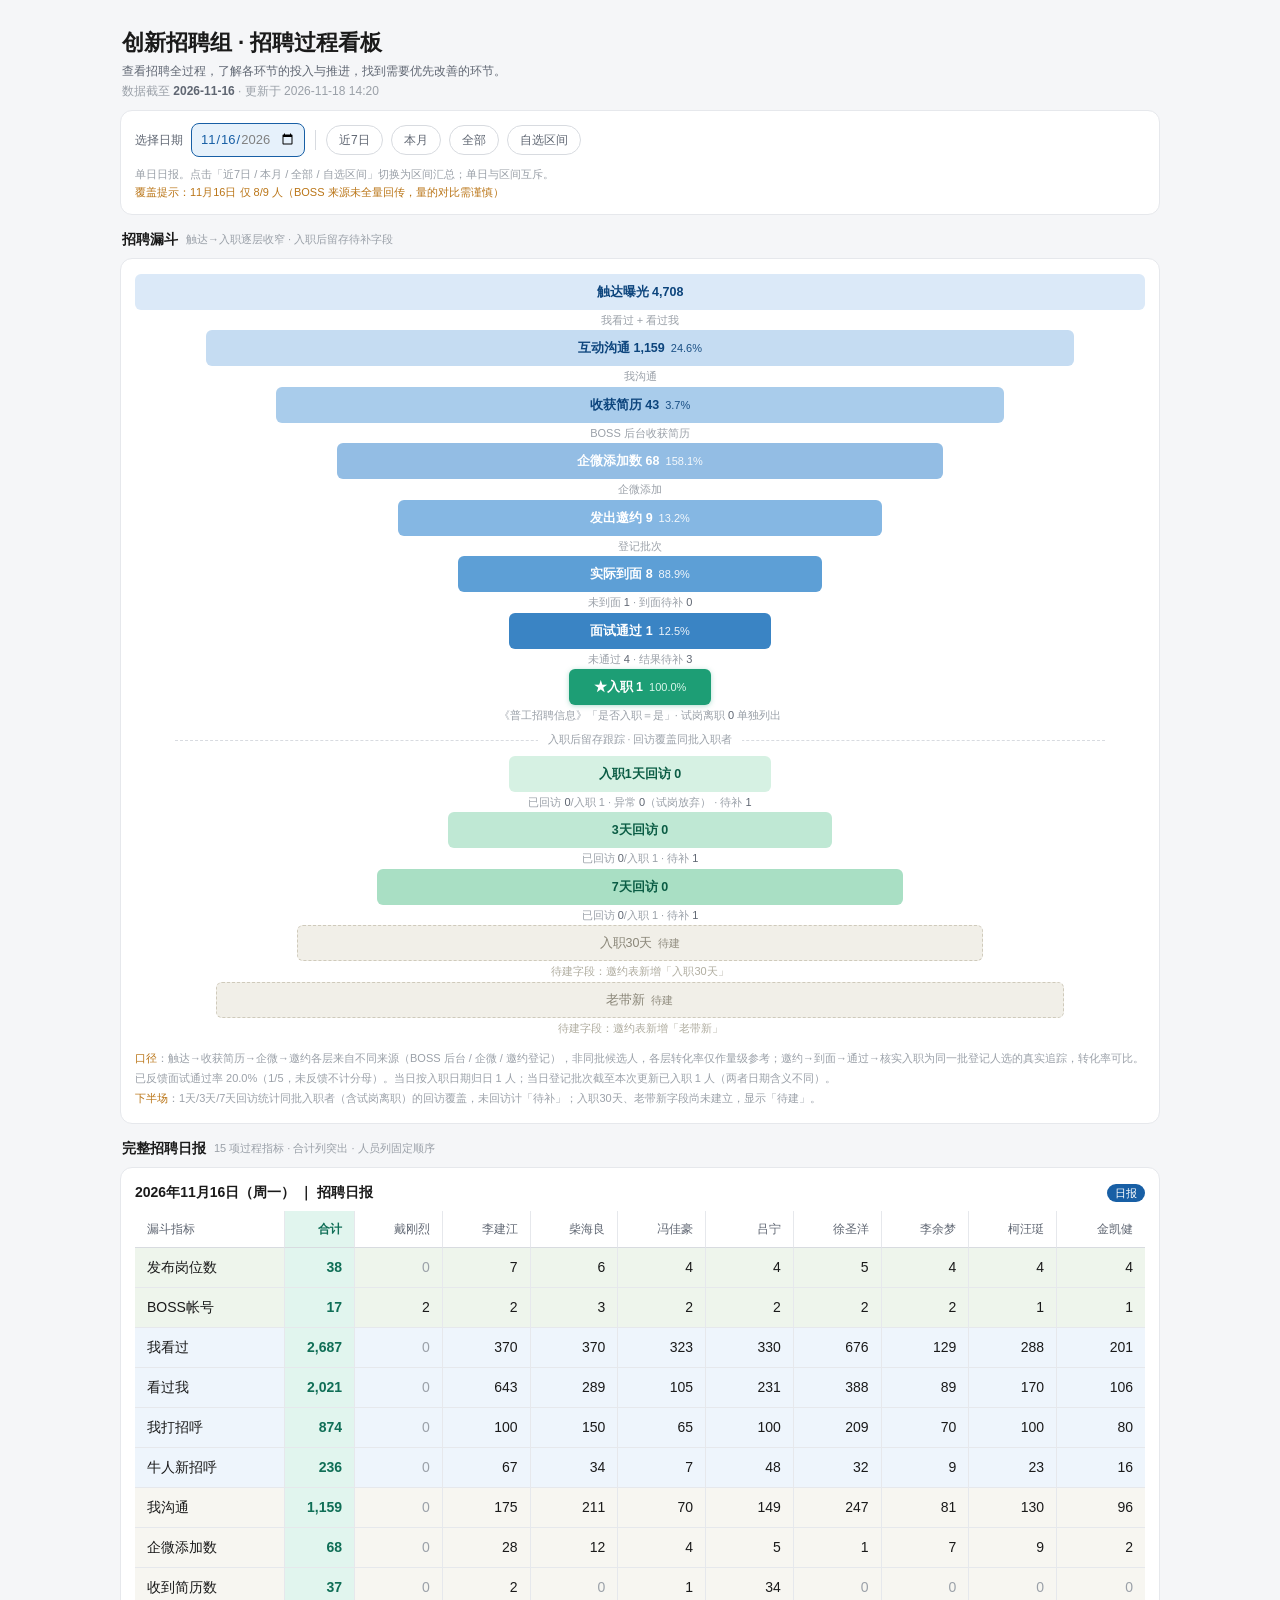
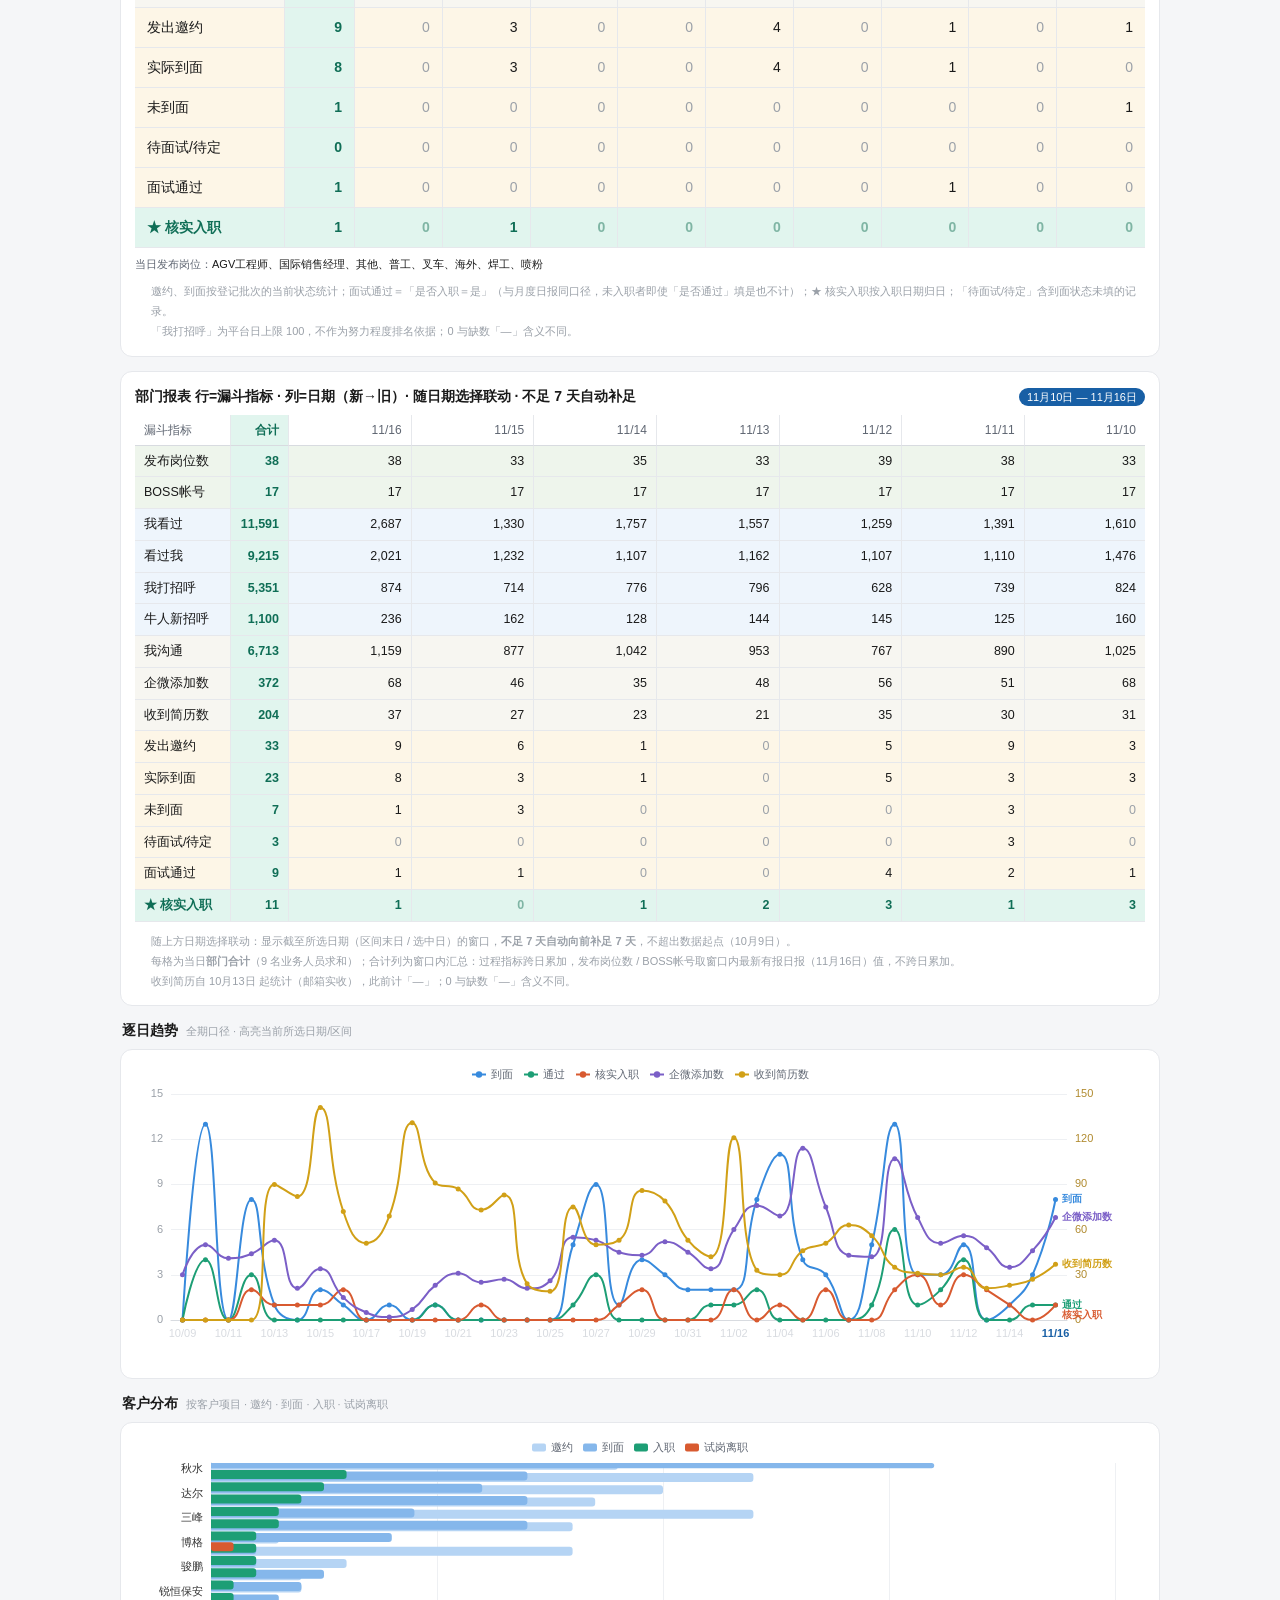
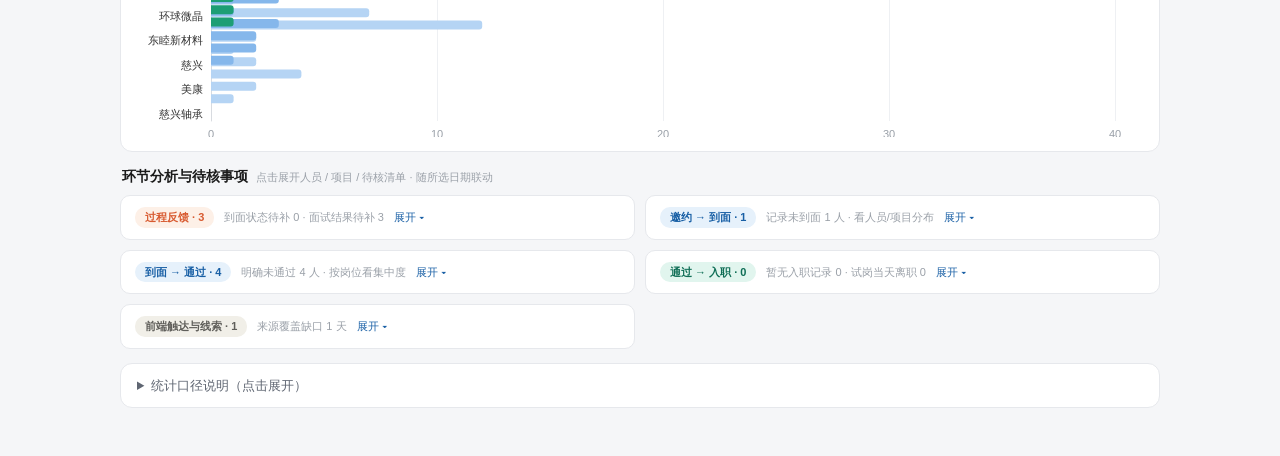
<file: embeds/dashboard.html>
<!DOCTYPE html>
<html lang="zh-CN">
<head>
<meta charset="UTF-8">
<meta name="viewport" content="width=device-width, initial-scale=1.0, viewport-fit=cover">
<title>创新招聘组 · 招聘过程看板</title>
<script src="../assets/echarts.min.js"></script>
<style>
:root{
  --bg:#f5f6f8; --card:#ffffff; --line:#e6e8ec; --line2:#d8dbe0;
  --txt:#1a1a1a; --txt2:#5f6672; --txt3:#9aa0a8;
  --blue:#185fa5; --blue-bg:#e6f1fb;
  --teal:#0f6e56; --teal2:#1d9e75; --teal-bg:#e1f5ee;
  --orange:#d85a30; --amber:#ba7517;
  --g-res:#eef5ec; --g-reach:#eef5fc; --g-comm:#f7f6f1; --g-iv:#fdf6e7; --g-ob:#e1f5ee;
  --radius:12px;
}
*{box-sizing:border-box;margin:0;padding:0}
body{font-family:-apple-system,"PingFang SC","Microsoft YaHei","Segoe UI",sans-serif;background:var(--bg);color:var(--txt);-webkit-font-smoothing:antialiased;line-height:1.5}
.wrap{max-width:1080px;margin:0 auto;padding:16px 12px 44px}
header{padding:2px 2px 10px}
header h1{font-size:19px;font-weight:600}
header .lead{font-size:12px;color:var(--txt2);margin-top:3px}
header .sub{font-size:12px;color:var(--txt3);margin-top:2px}
header .sub b{color:var(--txt2)}
section{margin-bottom:14px}
.sec-title{font-size:14px;font-weight:600;margin:4px 2px 8px;display:flex;align-items:center;gap:8px;flex-wrap:wrap}
.sec-title .hint{font-size:11px;color:var(--txt3);font-weight:400}
.panel{background:var(--card);border:1px solid var(--line);border-radius:var(--radius);padding:14px 14px;overflow:hidden}

/* ---- 区域1 日期选择 ---- */
.datebar{padding:12px 14px}
.datebar .row{display:flex;align-items:center;gap:8px;flex-wrap:wrap}
.dlbl{font-size:12px;color:var(--txt2);flex:none}
.date-wrap{position:relative;display:inline-flex}
.date-wrap input.empty{color:transparent}
.date-wrap input.empty::-webkit-datetime-edit{color:transparent}
.date-wrap .ph{position:absolute;left:8px;top:50%;transform:translateY(-50%);font-size:13px;color:var(--txt3);pointer-events:none;white-space:nowrap}
.date-wrap input:not(.empty) ~ .ph{display:none}
.date-wrap input:focus ~ .ph{display:none}
input[type=date]{font:inherit;font-size:13px;padding:5px 8px;border:1px solid var(--line2);border-radius:8px;background:#fff;color:var(--txt)}
input[type=date].on{border-color:var(--blue);background:var(--blue-bg);color:var(--blue)}
.chip{font:inherit;font-size:12px;padding:5px 12px;border:1px solid var(--line2);border-radius:16px;background:#fff;color:var(--txt2);cursor:pointer}
.chip.on{border-color:var(--blue);background:var(--blue-bg);color:var(--blue);font-weight:500}
.chip.teal.on{border-color:var(--teal2);background:var(--teal-bg);color:var(--teal)}
.sep{width:1px;height:20px;background:var(--line2);flex:none;margin:0 2px}
.custom-row{display:flex;align-items:center;gap:8px;margin-top:10px;font-size:12px;color:var(--txt2);flex-wrap:wrap}
.custom-row[hidden]{display:none}
.btn-ok{font:inherit;font-size:12px;padding:5px 14px;border:1px solid var(--teal2);border-radius:16px;background:var(--teal-bg);color:var(--teal);cursor:pointer;font-weight:500}
.date-note{font-size:11px;color:var(--txt3);margin-top:8px;line-height:1.7}
.date-note b{color:var(--amber);font-weight:500}

/* ---- 区域2 日报主表 ---- */
.rep-head{display:flex;align-items:baseline;justify-content:space-between;gap:10px;flex-wrap:wrap;margin-bottom:8px}
.rep-title{font-size:14px;font-weight:600}
.rep-tag{font-size:11px;color:#fff;background:var(--blue);padding:1px 8px;border-radius:9px}
.no-report{background:#fdf6e7;border:1px solid #f0ddb0;border-radius:10px;padding:14px 16px;font-size:13px;color:var(--amber);margin-bottom:10px}
.tbl-scroll{overflow-x:auto;-webkit-overflow-scrolling:touch}
.tbl-hint{font-size:11px;color:var(--txt3);text-align:right;margin:0 2px 4px}
.tbl-hint[hidden]{display:none}
table.rep{border-collapse:separate;border-spacing:0;font-size:14px;table-layout:fixed;width:100%}
table.rep th,table.rep td{padding:9px 12px;text-align:right;white-space:nowrap;border-bottom:1px solid var(--line);border-right:1px solid var(--line)}
table.rep th:last-child,table.rep td:last-child{border-right:none}
table.rep th:first-child,table.rep td:first-child{text-align:left;position:sticky;left:0;z-index:2;background:#fff;width:150px;font-weight:500}
table.rep th.sumc,table.rep td.sumc{position:sticky;left:150px;z-index:2;background:var(--teal-bg);color:var(--teal);font-weight:600;width:70px}
table.rep thead th{font-size:12px;color:var(--txt2);font-weight:500;border-bottom:1px solid var(--line2);position:sticky;top:0;z-index:3;background:#fff}
table.rep thead th:first-child{z-index:4}
table.rep thead th.sumc{z-index:4}
/* ---- 部门报表（转置：行=指标 · 列=日期） ---- */
table.rep2{table-layout:auto}
table.rep2 th,table.rep2 td{padding:6px 9px;font-size:12.5px}
table.rep2 th:first-child,table.rep2 td:first-child{width:96px}
table.rep2 th.sumc,table.rep2 td.sumc{left:var(--sumL,96px);width:58px}
table.rep2 thead th{white-space:nowrap}
tr.res td:not(.sumc){background:var(--g-res)}
tr.reach td:not(.sumc){background:var(--g-reach)}
tr.comm td:not(.sumc){background:var(--g-comm)}
tr.iv td:not(.sumc){background:var(--g-iv)}
tr.ob td:not(.sumc){background:var(--g-ob);color:var(--teal);font-weight:600}
td.zero{color:var(--txt3)}
td.dash{color:var(--txt3)}
tr.ob td.zero{color:#7fb5a4}
.rep-notes{font-size:11px;color:var(--txt3);margin-top:10px;line-height:1.8}
.rep-notes li{margin-left:16px}
.pos-line{font-size:11px;color:var(--txt2);margin-top:8px}
.pos-line b{font-weight:500;color:var(--txt)}

/* ---- 图表 ---- */
.chart{width:100%;height:270px}

/* ---- 区域3 招聘漏斗（沙漏型） ---- */
.hg{display:flex;flex-direction:column;align-items:stretch}
.hg-layer{display:flex;flex-direction:column;align-items:center;margin:1px 0}
.hg-bar{height:36px;border-radius:6px;display:flex;align-items:center;justify-content:center;gap:6px;font-size:12.5px;font-weight:600;white-space:nowrap;padding:0 8px;min-width:max-content}
.hg-bar .bn{white-space:nowrap}
.hg-bar .bp{font-size:11px;opacity:.92;font-weight:400}
.hg-side{font-size:11px;color:var(--txt3);text-align:center;margin:2px 0 0;line-height:1.5;max-width:94%}
.hg-side b{color:var(--txt2);font-weight:500}
.hg-gap{height:24px;position:relative;margin:3px 0;display:flex;align-items:center;justify-content:center}
.hg-gap .line{position:absolute;left:4%;right:4%;top:50%;border-top:1px dashed var(--line2)}
.hg-gap .gt{position:relative;background:var(--card);padding:0 10px;font-size:10.5px;color:var(--txt3);white-space:nowrap}
.hg-waist .hg-bar{background:var(--teal2);color:#fff;box-shadow:0 1px 5px rgba(29,158,117,.35)}
.hg-waist .hg-bar .bp{color:#eafff5}
.hg-shell .hg-bar{background:#f1efe8;color:#8a8678;border:1px dashed #cfcabb;font-weight:500}
.hg-shell .hg-side{color:#b0ada0}
.hg-shell .hg-side b{color:#8a8678;font-weight:400}
.hg-note{font-size:11px;color:var(--txt3);margin-top:12px;line-height:1.8;text-align:left}
.hg-note b{color:var(--amber);font-weight:500}

/* ---- 区域4 环节分析 ---- */
.stages-grid{display:grid;grid-template-columns:1fr;gap:10px}
details.stage{background:var(--card);border:1px solid var(--line);border-radius:10px;overflow:hidden}
details.stage[open]{border-color:var(--blue)}
details.stage summary{list-style:none;cursor:pointer;padding:11px 14px;display:flex;align-items:center;gap:10px;flex-wrap:wrap}
details.stage summary::-webkit-details-marker{display:none}
.s-badge{font-size:11px;font-weight:600;padding:2px 10px;border-radius:10px;flex:none}
.s-badge.warn{background:#fdf0e7;color:var(--orange)}
.s-badge.info{background:var(--blue-bg);color:var(--blue)}
.s-badge.ok{background:var(--teal-bg);color:var(--teal)}
.s-badge.gray{background:#f1efe8;color:#5f5e5a}
.s-name{font-size:13px;font-weight:500;flex:1;min-width:120px}
.s-desc{font-size:11px;color:var(--txt3)}
.s-act{font-size:11px;color:var(--blue);flex:none}
.stage-body{border-top:1px solid var(--line);padding:10px 14px}
.stage-body .tip{font-size:11px;color:var(--txt3);margin-bottom:8px;line-height:1.7}
.s-list{font-size:12px}
.s-list .it{display:flex;gap:8px;align-items:baseline;padding:5px 0;border-bottom:1px dashed var(--line);flex-wrap:wrap}
.s-list .it:last-child{border-bottom:none}
.s-list .nm{font-weight:500;flex:none}
.s-list .meta{color:var(--txt3);font-size:11px}
.s-list .tag{font-size:10px;padding:0 7px;border-radius:8px;background:#f1efe8;color:#5f5e5a;flex:none}
.s-list .tag.hot{background:#fdf0e7;color:var(--orange)}
.s-empty{font-size:12px;color:var(--txt3)}

/* ---- 口径与健康度 ---- */
details.notes{background:var(--card);border:1px solid var(--line);border-radius:var(--radius);padding:12px 16px}
details.notes summary{cursor:pointer;font-size:13px;color:var(--txt2);font-weight:500}
details.notes ol{margin:10px 0 0 18px;font-size:11px;color:var(--txt3);line-height:1.9}
.health{margin-top:14px;padding-top:12px;border-top:1px solid var(--line)}
.health h4{font-size:12px;color:var(--txt2);font-weight:500;margin-bottom:8px}
.health .rows{display:flex;flex-wrap:wrap;gap:6px 14px}
.health .h-item{font-size:11px;color:var(--txt2)}
.health .h-item b{color:var(--txt);font-weight:600}
.health .h-item.stale b{color:var(--amber)}

/* ---- 桌面 ---- */
@media(min-width:768px){
  .wrap{padding:24px 20px 48px}
  header h1{font-size:22px}
  .stages-grid{grid-template-columns:1fr 1fr}
  .chart{height:300px}
}
@media(max-width:767px){
  table.rep{width:412px;font-size:13px}
  table.rep th,table.rep td{padding:5px 6px}
  table.rep th:first-child,table.rep td:first-child{width:88px}
  table.rep th.sumc,table.rep td.sumc{left:88px;width:52px}
  table.rep2{width:auto}
  table.rep2 th,table.rep2 td{padding:4px 5px;font-size:11px}
  table.rep2 th:first-child,table.rep2 td:first-child{width:80px}
  table.rep2 th.sumc,table.rep2 td.sumc{left:var(--sumL,80px);width:50px}
  .hg-bar{height:32px;font-size:12px}
  .hg-gap .gt{font-size:10px;padding:0 8px}
}
</style>

<style>
  body.embed header{display:none}
  body.embed .wrap{padding:10px 10px 28px;max-width:100%}
  body.embed section{margin-bottom:12px}
</style>
<script>
  document.addEventListener('DOMContentLoaded',function(){
    if(window.self!==window.top)document.body.classList.add('embed');
  });
</script>
</head>
<body>
<div class="wrap">
  <header>
    <h1>创新招聘组 · 招聘过程看板</h1>
    <div class="lead">查看招聘全过程，了解各环节的投入与推进，找到需要优先改善的环节。</div>
    <div class="sub">数据截至 <b id="hdr-to">—</b> · 更新于 <span id="hdr-gen">—</span></div>
  </header>

  <!-- 区域1 日期选择 -->
  <section>
    <div class="panel datebar">
      <div class="row">
        <span class="dlbl">选择日期</span>
        <span class="date-wrap">
          <input type="date" id="daypick">
          <span class="ph">请选择日期</span>
        </span>
        <span class="sep"></span>
        <button class="chip rng" data-r="7d">近7日</button>
        <button class="chip rng" data-r="month">本月</button>
        <button class="chip rng" data-r="all">全部</button>
        <button class="chip rng" data-r="custom" id="btn-custom">自选区间</button>
      </div>
      <div class="custom-row" id="custom-row" hidden>
        <span>开始</span><input type="date" id="from-pick">
        <span>结束</span><input type="date" id="to-pick">
        <button class="btn-ok" id="btn-apply">确认区间</button>
      </div>
      <div class="date-note" id="date-note"></div>
    </div>
  </section>

  <!-- 区域2 招聘漏斗（沙漏型） -->
  <section>
    <div class="sec-title">招聘漏斗 <span class="hint">触达→入职逐层收窄 · 入职后留存待补字段</span></div>
    <div class="panel">
      <div class="hg" id="hourglass"></div>
      <div class="hg-note" id="hg-note"></div>
    </div>
  </section>

  <!-- 区域3 完整招聘日报 -->
  <section>
    <div class="sec-title">完整招聘日报 <span class="hint">15 项过程指标 · 合计列突出 · 人员列固定顺序</span></div>
    <div class="panel">
      <div class="rep-head">
        <span class="rep-title" id="rep-title">—</span>
        <span class="rep-tag" id="rep-tag">日报</span>
      </div>
      <div id="no-report" class="no-report" hidden></div>
      <div class="tbl-hint" id="tbl-hint" hidden>← 左右滑动查看全部人员 →</div>
      <div class="tbl-scroll" id="tbl-wrap">
        <table class="rep">
          <thead><tr id="thead-row"></tr></thead>
          <tbody id="tbody"></tbody>
        </table>
      </div>
      <div class="pos-line" id="pos-line"></div>
      <ul class="rep-notes" id="rep-notes" style="list-style:none"></ul>
    </div>

    <div class="panel" style="margin-top:14px">
      <div class="rep-head">
        <span class="rep-title">部门报表 <span class="hint">行=漏斗指标 · 列=日期（新→旧）· 随日期选择联动 · 不足 7 天自动补足</span></span>
        <span class="rep-tag" id="dept-title">—</span>
      </div>
      <div class="tbl-hint" id="dept-hint" hidden>← 左右滑动查看全部日期 →</div>
      <div class="tbl-scroll" id="dept-wrap">
        <table class="rep rep2">
          <thead><tr id="dept-head"></tr></thead>
          <tbody id="dept-body"></tbody>
        </table>
      </div>
      <ul class="rep-notes" id="dept-notes" style="list-style:none"></ul>
    </div>
  </section>

  <!-- 图表（逐日趋势 + 客户分布） -->
  <section class="grid-charts" style="margin-bottom:14px">
    <div class="sec-title">逐日趋势 <span class="hint">全期口径 · 高亮当前所选日期/区间</span></div>
    <div class="panel"><div class="chart" id="trend"></div></div>
    <div class="sec-title" style="margin-top:14px">客户分布 <span class="hint">按客户项目 · 邀约 · 到面 · 入职 · 试岗离职</span></div>
    <div class="panel"><div class="chart" id="cli"></div></div>
  </section>

  <!-- 区域4 环节分析与待核事项 -->
  <section>
    <div class="sec-title">环节分析与待核事项 <span class="hint">点击展开人员 / 项目 / 待核清单 · 随所选日期联动</span></div>
    <div class="stages-grid" id="stages"></div>
  </section>

  <!-- 口径 -->
  <details class="notes">
    <summary>统计口径说明（点击展开）</summary>
    <ol id="notes"></ol>
    <div class="health">
      <h4>数据健康度（各源表最新日期）</h4>
      <div class="rows" id="health"></div>
    </div>
  </details>
</div>

<script>
window.__DATA__ = {"meta": {"generated_at": "2026-11-18 14:20", "latest_report": "2026-11-16", "first_day": "2026-10-09", "range": {"from": "2026-10-09", "to": "2026-11-16"}, "people": ["戴刚烈", "李建江", "柴海良", "冯佳豪", "吕宁", "徐圣洋", "李余梦", "柯汪珽", "金凯健"], "rcv_start": "2026-10-13", "health": {"boss": "2026-11-17", "resume": "2026-11-17", "wecom": "2026-11-18", "invite": "2026-11-18", "onboard": "2026-11-18"}, "snapshot": {"dir": "C:\\Users\\A1\\.workbuddy\\skills\\recruit-daily-pipeline\\outputs\\wecom_snapshot\\2026-11-18", "taken": "2026-11-18"}, "wecom_source": {"2026-11-08": {"戴刚烈": "detail", "李建江": "detail", "柴海良": "detail", "冯佳豪": "detail", "吕宁": "detail", "徐圣洋": "dashboard", "李余梦": "detail", "柯汪珽": "dashboard", "金凯健": "detail"}, "2026-11-09": {"戴刚烈": "detail", "李建江": "detail", "柴海良": "detail", "冯佳豪": "detail", "吕宁": "detail", "徐圣洋": "detail", "李余梦": "detail", "柯汪珽": "detail", "金凯健": "detail"}, "2026-11-16": {"戴刚烈": "sheet", "李建江": "detail", "柴海良": "detail", "冯佳豪": "detail", "吕宁": "detail", "徐圣洋": "detail", "李余梦": "detail", "柯汪珽": "detail", "金凯健": "detail"}, "2026-11-14": {"戴刚烈": "sheet", "李建江": "detail", "柴海良": "detail", "冯佳豪": "detail", "吕宁": "detail", "徐圣洋": "detail", "李余梦": "detail", "柯汪珽": "detail", "金凯健": "detail"}, "2026-11-13": {"戴刚烈": "detail", "李建江": "detail", "柴海良": "detail", "冯佳豪": "detail", "吕宁": "detail", "徐圣洋": "detail", "李余梦": "detail", "柯汪珽": "detail", "金凯健": "detail"}, "2026-11-12": {"戴刚烈": "detail", "李建江": "detail", "柴海良": "detail", "冯佳豪": "detail", "吕宁": "detail", "徐圣洋": "detail", "李余梦": "detail", "柯汪珽": "detail", "金凯健": "detail"}, "2026-11-11": {"戴刚烈": "detail", "李建江": "detail", "柴海良": "detail", "冯佳豪": "detail", "吕宁": "detail", "徐圣洋": "detail", "李余梦": "detail", "柯汪珽": "detail", "金凯健": "detail"}, "2026-11-10": {"戴刚烈": "detail", "李建江": "detail", "柴海良": "detail", "冯佳豪": "detail", "吕宁": "detail", "徐圣洋": "detail", "李余梦": "detail", "柯汪珽": "detail", "金凯健": "detail"}, "2026-11-15": {"戴刚烈": "sheet", "李建江": "detail", "柴海良": "sheet", "冯佳豪": "detail", "吕宁": "detail", "徐圣洋": "detail", "李余梦": "detail", "柯汪珽": "detail", "金凯健": "detail"}}}, "daily": {"2026-10-09": {"metrics": {"发布岗位数": [2, 4, 3, 3, 3, 0, 0, 0, 0], "BOSS帐号": [2, 2, 3, 2, 2, 2, 2, 1, 1], "我看过": [11, 11, 140, 0, 1, 0, 0, 0, 0], "看过我": [42, 117, 434, 0, 170, 0, 0, 0, 0], "我打招呼": [31, 0, 50, 0, 9, 0, 0, 0, 0], "牛人新招呼": [9, 18, 48, 0, 13, 0, 0, 0, 0], "我沟通": [38, 18, 88, 0, 12, 0, 0, 0, 0], "企微添加数": [2, 11, 16, 1, 0, 0, 0, 0, 0], "收到简历数": null, "发出邀约": [0, 0, 0, 0, 0, 0, 0, 0, 0], "实际到面": [0, 0, 0, 0, 0, 0, 0, 0, 0], "未到面": [0, 0, 0, 0, 0, 0, 0, 0, 0], "待面试/待定": [0, 0, 0, 0, 0, 0, 0, 0, 0], "面试通过": [0, 0, 0, 0, 0, 0, 0, 0, 0], "核实入职": [0, 0, 0, 0, 0, 0, 0, 0, 0], "收获简历": [0, 0, 0, 0, 0, 0, 0, 0, 0]}, "positions": ["检验员", "普工", "半导体普工"], "covered": 5, "has_report": true}, "2026-10-10": {"metrics": {"发布岗位数": [5, 4, 5, 3, 3, 0, 0, 0, 0], "BOSS帐号": [2, 2, 3, 2, 2, 2, 2, 1, 1], "我看过": [9, 528, 161, 8, 41, 0, 0, 0, 0], "看过我": [155, 423, 610, 100, 268, 0, 0, 0, 0], "我打招呼": [0, 100, 144, 6, 46, 0, 0, 0, 0], "牛人新招呼": [20, 50, 88, 10, 29, 0, 0, 0, 0], "我沟通": [21, 147, 211, 9, 71, 0, 0, 0, 0], "企微添加数": [3, 19, 22, 6, 0, 0, 0, 0, 0], "收到简历数": null, "发出邀约": [2, 2, 5, 2, 5, 0, 0, 0, 0], "实际到面": [2, 1, 3, 2, 5, 0, 0, 0, 0], "未到面": [0, 1, 2, 0, 0, 0, 0, 0, 0], "待面试/待定": [0, 0, 0, 0, 0, 0, 0, 0, 0], "面试通过": [0, 1, 1, 1, 1, 0, 0, 0, 0], "核实入职": [0, 0, 0, 0, 0, 0, 0, 0, 0], "收获简历": [0, 0, 0, 0, 0, 0, 0, 0, 0]}, "positions": ["检验员", "半导体普工", "普工"], "covered": 5, "has_report": true}, "2026-10-11": {"metrics": {"发布岗位数": [5, 5, 4, 3, 2, 0, 0, 0, 0], "BOSS帐号": [2, 2, 3, 2, 2, 2, 2, 1, 1], "我看过": [117, 412, 189, 65, 52, 0, 0, 0, 0], "看过我": [168, 290, 435, 100, 63, 0, 0, 0, 0], "我打招呼": [100, 100, 50, 19, 31, 0, 0, 0, 0], "牛人新招呼": [20, 33, 44, 8, 1, 0, 0, 0, 0], "我沟通": [123, 139, 96, 24, 32, 0, 0, 0, 0], "企微添加数": [0, 21, 18, 2, 0, 0, 0, 0, 0], "收到简历数": null, "发出邀约": [0, 0, 0, 0, 0, 0, 0, 0, 0], "实际到面": [0, 0, 0, 0, 0, 0, 0, 0, 0], "未到面": [0, 0, 0, 0, 0, 0, 0, 0, 0], "待面试/待定": [0, 0, 0, 0, 0, 0, 0, 0, 0], "面试通过": [0, 0, 0, 0, 0, 0, 0, 0, 0], "核实入职": [0, 0, 0, 0, 0, 0, 0, 0, 0], "收获简历": [0, 0, 0, 0, 0, 0, 0, 0, 0]}, "positions": ["半导体普工", "检验员"], "covered": 5, "has_report": true}, "2026-10-12": {"metrics": {"发布岗位数": [4, 8, 4, 4, 2, 0, 0, 0, 0], "BOSS帐号": [2, 2, 3, 2, 2, 2, 2, 1, 1], "我看过": [184, 167, 367, 67, 27, 0, 0, 0, 0], "看过我": [210, 351, 336, 170, 88, 0, 0, 0, 0], "我打招呼": [100, 100, 94, 39, 49, 0, 0, 0, 0], "牛人新招呼": [23, 38, 53, 15, 10, 0, 0, 0, 0], "我沟通": [125, 138, 128, 48, 55, 0, 0, 0, 0], "企微添加数": [6, 23, 6, 4, 5, 0, 0, 0, 0], "收到简历数": null, "发出邀约": [0, 5, 5, 2, 4, 0, 0, 0, 0], "实际到面": [0, 1, 3, 2, 2, 0, 0, 0, 0], "未到面": [0, 3, 0, 0, 0, 0, 0, 0, 0], "待面试/待定": [0, 1, 2, 0, 2, 0, 0, 0, 0], "面试通过": [0, 1, 0, 2, 0, 0, 0, 0, 0], "核实入职": [0, 1, 1, 0, 0, 0, 0, 0, 0], "收获简历": [0, 0, 0, 0, 0, 0, 0, 0, 0]}, "positions": ["检验员", "半导体普工", "仓管员"], "covered": 5, "has_report": true}, "2026-10-13": {"metrics": {"发布岗位数": [6, 5, 4, 4, 2, 0, 0, 0, 0], "BOSS帐号": [2, 2, 3, 2, 2, 2, 2, 1, 1], "我看过": [6, 338, 54, 24, 13, 0, 0, 0, 0], "看过我": [782, 288, 455, 273, 138, 0, 0, 0, 0], "我打招呼": [100, 100, 26, 21, 17, 0, 0, 0, 0], "牛人新招呼": [148, 36, 72, 32, 27, 0, 0, 0, 0], "我沟通": [220, 130, 59, 32, 24, 0, 0, 0, 0], "企微添加数": [21, 13, 11, 6, 2, 0, 0, 0, 0], "收到简历数": [63, 11, 5, 7, 4, 0, 0, 0, 0], "发出邀约": [0, 1, 0, 1, 0, 0, 0, 0, 0], "实际到面": [0, 1, 0, 0, 0, 0, 0, 0, 0], "未到面": [0, 0, 0, 1, 0, 0, 0, 0, 0], "待面试/待定": [0, 0, 0, 0, 0, 0, 0, 0, 0], "面试通过": [0, 0, 0, 0, 0, 0, 0, 0, 0], "核实入职": [0, 1, 0, 0, 0, 0, 0, 0, 0], "收获简历": [63, 11, 4, 7, 4, 0, 0, 0, 0]}, "positions": ["检验员", "仓管员", "半导体普工"], "covered": 5, "has_report": true}, "2026-10-14": {"metrics": {"发布岗位数": [6, 7, 4, 4, 2, 0, 0, 0, 0], "BOSS帐号": [2, 2, 3, 2, 2, 2, 2, 1, 1], "我看过": [3, 155, 105, 52, 28, 0, 0, 0, 0], "看过我": [567, 211, 325, 171, 88, 0, 0, 0, 0], "我打招呼": [100, 100, 88, 32, 16, 0, 0, 0, 0], "牛人新招呼": [106, 35, 28, 19, 18, 0, 0, 0, 0], "我沟通": [230, 130, 108, 43, 23, 0, 0, 0, 0], "企微添加数": [9, 5, 3, 3, 1, 0, 0, 0, 0], "收到简历数": [72, 6, 0, 3, 1, 0, 0, 0, 0], "发出邀约": [1, 0, 0, 0, 0, 0, 0, 0, 0], "实际到面": [0, 0, 0, 0, 0, 0, 0, 0, 0], "未到面": [0, 0, 0, 0, 0, 0, 0, 0, 0], "待面试/待定": [1, 0, 0, 0, 0, 0, 0, 0, 0], "面试通过": [0, 0, 0, 0, 0, 0, 0, 0, 0], "核实入职": [0, 0, 0, 0, 1, 0, 0, 0, 0], "收获简历": [72, 5, 0, 2, 1, 0, 0, 0, 0]}, "positions": ["国际销售经理", "仓管员", "检验员", "半导体普工"], "covered": 5, "has_report": true}, "2026-10-15": {"metrics": {"发布岗位数": [2, 6, 4, 4, 2, 0, 0, 0, 0], "BOSS帐号": [2, 2, 3, 2, 2, 2, 2, 1, 1], "我看过": [58, 77, 30, 138, 81, 0, 0, 0, 0], "看过我": [473, 233, 395, 175, 122, 0, 0, 0, 0], "我打招呼": [100, 13, 2, 57, 32, 0, 0, 0, 0], "牛人新招呼": [88, 28, 89, 18, 16, 0, 0, 0, 0], "我沟通": [219, 41, 67, 66, 44, 0, 0, 0, 0], "企微添加数": [14, 6, 5, 4, 5, 0, 0, 0, 0], "收到简历数": [86, 3, 39, 6, 7, 0, 0, 0, 0], "发出邀约": [0, 2, 1, 1, 0, 0, 0, 0, 0], "实际到面": [0, 1, 0, 1, 0, 0, 0, 0, 0], "未到面": [0, 0, 0, 0, 0, 0, 0, 0, 0], "待面试/待定": [0, 1, 1, 0, 0, 0, 0, 0, 0], "面试通过": [0, 0, 0, 0, 0, 0, 0, 0, 0], "核实入职": [0, 0, 0, 1, 0, 0, 0, 0, 0], "收获简历": [86, 3, 39, 6, 7, 0, 0, 0, 0]}, "positions": ["仓管员", "国际销售经理", "检验员"], "covered": 5, "has_report": true}, "2026-10-16": {"metrics": {"发布岗位数": [4, 6, 4, 4, 2, 0, 0, 0, 0], "BOSS帐号": [2, 2, 3, 2, 2, 2, 2, 1, 1], "我看过": [69, 44, 57, 84, 115, 0, 0, 0, 0], "看过我": [401, 81, 245, 128, 77, 0, 0, 0, 0], "我打招呼": [100, 50, 39, 62, 34, 0, 0, 0, 0], "牛人新招呼": [93, 3, 38, 14, 21, 0, 0, 0, 0], "我沟通": [227, 54, 87, 73, 50, 0, 0, 0, 0], "企微添加数": [5, 1, 1, 6, 2, 0, 0, 0, 0], "收到简历数": [49, 0, 10, 3, 10, 0, 0, 0, 0], "发出邀约": [0, 0, 0, 0, 1, 0, 0, 0, 0], "实际到面": [0, 0, 0, 0, 1, 0, 0, 0, 0], "未到面": [0, 0, 0, 0, 0, 0, 0, 0, 0], "待面试/待定": [0, 0, 0, 0, 0, 0, 0, 0, 0], "面试通过": [0, 0, 0, 0, 0, 0, 0, 0, 0], "核实入职": [0, 0, 0, 2, 0, 0, 0, 0, 0], "收获简历": [49, 0, 10, 3, 10, 0, 0, 0, 0]}, "positions": ["国际销售经理", "仓管员", "检验员"], "covered": 5, "has_report": true}, "2026-10-17": {"metrics": {"发布岗位数": [4, 0, 0, 0, 0, 0, 0, 0, 0], "BOSS帐号": [2, 2, 3, 2, 2, 2, 2, 1, 1], "我看过": [57, 0, 0, 0, 0, 0, 0, 0, 0], "看过我": [306, 0, 0, 0, 0, 0, 0, 0, 0], "我打招呼": [100, 0, 0, 0, 0, 0, 0, 0, 0], "牛人新招呼": [71, 0, 0, 0, 0, 0, 0, 0, 0], "我沟通": [213, 0, 0, 0, 0, 0, 0, 0, 0], "企微添加数": [2, 2, 1, 0, 0, 0, 0, 0, 0], "收到简历数": [48, 0, 3, 0, 0, 0, 0, 0, 0], "发出邀约": [0, 0, 0, 0, 0, 0, 0, 0, 0], "实际到面": [0, 0, 0, 0, 0, 0, 0, 0, 0], "未到面": [0, 0, 0, 0, 0, 0, 0, 0, 0], "待面试/待定": [0, 0, 0, 0, 0, 0, 0, 0, 0], "面试通过": [0, 0, 0, 0, 0, 0, 0, 0, 0], "核实入职": [0, 0, 0, 0, 0, 0, 0, 0, 0], "收获简历": [50, 0, 0, 0, 0, 0, 0, 0, 0]}, "positions": ["国际销售经理", "仓管员"], "covered": 1, "has_report": true}, "2026-10-18": {"metrics": {"发布岗位数": [4, 0, 0, 0, 0, 0, 0, 0, 0], "BOSS帐号": [2, 2, 3, 2, 2, 2, 2, 1, 1], "我看过": [24, 0, 0, 0, 0, 0, 0, 0, 0], "看过我": [381, 0, 0, 0, 0, 0, 0, 0, 0], "我打招呼": [100, 0, 0, 0, 0, 0, 0, 0, 0], "牛人新招呼": [92, 0, 0, 0, 0, 0, 0, 0, 0], "我沟通": [228, 0, 0, 0, 0, 0, 0, 0, 0], "企微添加数": [2, 0, 0, 0, 0, 0, 0, 0, 0], "收到简历数": [68, 0, 0, 0, 1, 0, 0, 0, 0], "发出邀约": [0, 1, 0, 0, 0, 0, 0, 0, 0], "实际到面": [0, 1, 0, 0, 0, 0, 0, 0, 0], "未到面": [0, 0, 0, 0, 0, 0, 0, 0, 0], "待面试/待定": [0, 0, 0, 0, 0, 0, 0, 0, 0], "面试通过": [0, 0, 0, 0, 0, 0, 0, 0, 0], "核实入职": [0, 0, 0, 0, 0, 0, 0, 0, 0], "收获简历": [68, 0, 0, 0, 0, 0, 0, 0, 0]}, "positions": ["国际销售经理", "仓管员"], "covered": 1, "has_report": true}, "2026-10-19": {"metrics": {"发布岗位数": [4, 0, 4, 4, 4, 0, 0, 0, 0], "BOSS帐号": [2, 2, 3, 2, 2, 2, 2, 1, 1], "我看过": [5, 0, 60, 71, 61, 0, 0, 0, 0], "看过我": [613, 0, 130, 90, 113, 0, 0, 0, 0], "我打招呼": [100, 0, 47, 52, 54, 0, 0, 0, 0], "牛人新招呼": [202, 0, 8, 5, 20, 0, 0, 0, 0], "我沟通": [346, 0, 59, 55, 69, 0, 0, 0, 0], "企微添加数": [1, 0, 0, 4, 2, 0, 0, 0, 0], "收到简历数": [124, 0, 1, 3, 3, 0, 0, 0, 0], "发出邀约": [0, 0, 0, 0, 0, 0, 0, 0, 0], "实际到面": [0, 0, 0, 0, 0, 0, 0, 0, 0], "未到面": [0, 0, 0, 0, 0, 0, 0, 0, 0], "待面试/待定": [0, 0, 0, 0, 0, 0, 0, 0, 0], "面试通过": [0, 0, 0, 0, 0, 0, 0, 0, 0], "核实入职": [0, 0, 0, 0, 0, 0, 0, 0, 0], "收获简历": [124, 0, 1, 2, 3, 0, 0, 0, 0]}, "positions": ["国际销售经理", "仓管员", "检验员", "普工/操作工", "普工"], "covered": 4, "has_report": true}, "2026-10-20": {"metrics": {"发布岗位数": [6, 0, 5, 5, 4, 0, 0, 0, 0], "BOSS帐号": [2, 2, 3, 2, 2, 2, 2, 1, 1], "我看过": [15, 0, 133, 152, 115, 0, 0, 0, 0], "看过我": [486, 0, 126, 103, 121, 0, 0, 0, 0], "我打招呼": [100, 0, 58, 79, 61, 0, 0, 0, 0], "牛人新招呼": [112, 0, 13, 7, 8, 0, 0, 0, 0], "我沟通": [255, 0, 73, 83, 73, 0, 0, 0, 0], "企微添加数": [16, 0, 2, 2, 3, 0, 0, 0, 0], "收到简历数": [82, 0, 4, 0, 5, 0, 0, 0, 0], "发出邀约": [0, 0, 0, 0, 1, 0, 0, 0, 0], "实际到面": [0, 0, 0, 0, 1, 0, 0, 0, 0], "未到面": [0, 0, 0, 0, 0, 0, 0, 0, 0], "待面试/待定": [0, 0, 0, 0, 0, 0, 0, 0, 0], "面试通过": [0, 0, 0, 0, 1, 0, 0, 0, 0], "核实入职": [0, 0, 0, 0, 0, 0, 0, 0, 0], "收获简历": [82, 0, 4, 0, 5, 0, 0, 0, 0]}, "positions": ["国际销售经理", "仓管员", "会计", "检验员", "普工/操作工", "普工"], "covered": 4, "has_report": true}, "2026-10-21": {"metrics": {"发布岗位数": [6, 0, 4, 4, 4, 0, 0, 0, 0], "BOSS帐号": [2, 2, 3, 2, 2, 2, 2, 1, 1], "我看过": [124, 0, 368, 138, 66, 0, 0, 0, 0], "看过我": [575, 0, 123, 84, 105, 0, 0, 0, 0], "我打招呼": [100, 0, 100, 100, 93, 0, 0, 0, 0], "牛人新招呼": [110, 0, 12, 11, 14, 0, 0, 0, 0], "我沟通": [246, 0, 111, 103, 106, 0, 0, 0, 0], "企微添加数": [22, 0, 2, 2, 5, 0, 0, 0, 0], "收到简历数": [79, 0, 2, 4, 2, 0, 0, 0, 0], "发出邀约": [0, 0, 0, 0, 0, 0, 0, 0, 0], "实际到面": [0, 0, 0, 0, 0, 0, 0, 0, 0], "未到面": [0, 0, 0, 0, 0, 0, 0, 0, 0], "待面试/待定": [0, 0, 0, 0, 0, 0, 0, 0, 0], "面试通过": [0, 0, 0, 0, 0, 0, 0, 0, 0], "核实入职": [0, 0, 0, 0, 0, 0, 0, 0, 0], "收获简历": [79, 0, 2, 2, 2, 0, 0, 0, 0]}, "positions": ["国际销售经理", "仓管员", "会计", "检验员", "普工"], "covered": 4, "has_report": true}, "2026-10-22": {"metrics": {"发布岗位数": [5, 0, 4, 4, 4, 0, 0, 0, 0], "BOSS帐号": [2, 2, 3, 2, 2, 2, 2, 1, 1], "我看过": [198, 0, 400, 279, 141, 0, 0, 0, 0], "看过我": [546, 0, 110, 133, 109, 0, 0, 0, 0], "我打招呼": [100, 0, 100, 100, 100, 0, 0, 0, 0], "牛人新招呼": [85, 0, 13, 37, 16, 0, 0, 0, 0], "我沟通": [235, 0, 110, 113, 117, 0, 0, 0, 0], "企微添加数": [14, 0, 4, 0, 7, 0, 0, 0, 0], "收到简历数": [63, 0, 2, 3, 5, 0, 0, 0, 0], "发出邀约": [0, 0, 0, 0, 1, 0, 0, 0, 0], "实际到面": [0, 0, 0, 0, 0, 0, 0, 0, 0], "未到面": [0, 0, 0, 0, 1, 0, 0, 0, 0], "待面试/待定": [0, 0, 0, 0, 0, 0, 0, 0, 0], "面试通过": [0, 0, 0, 0, 0, 0, 0, 0, 0], "核实入职": [0, 0, 0, 0, 1, 0, 0, 0, 0], "收获简历": [64, 0, 1, 3, 5, 0, 0, 0, 0]}, "positions": ["国际销售经理", "会计", "仓管员", "检验员", "普工"], "covered": 4, "has_report": true}, "2026-10-23": {"metrics": {"发布岗位数": [5, 3, 4, 4, 2, 0, 0, 0, 0], "BOSS帐号": [2, 2, 3, 2, 2, 2, 2, 1, 1], "我看过": [145, 83, 176, 17, 68, 0, 0, 0, 0], "看过我": [341, 30, 80, 69, 70, 0, 0, 0, 0], "我打招呼": [100, 50, 99, 99, 47, 0, 0, 0, 0], "牛人新招呼": [70, 5, 10, 7, 20, 0, 0, 0, 0], "我沟通": [221, 54, 108, 105, 68, 0, 0, 0, 0], "企微添加数": [12, 0, 6, 2, 7, 0, 0, 0, 0], "收到简历数": [65, 0, 1, 3, 14, 0, 0, 0, 0], "发出邀约": [0, 0, 0, 0, 0, 0, 0, 0, 0], "实际到面": [0, 0, 0, 0, 0, 0, 0, 0, 0], "未到面": [0, 0, 0, 0, 0, 0, 0, 0, 0], "待面试/待定": [0, 0, 0, 0, 0, 0, 0, 0, 0], "面试通过": [0, 0, 0, 0, 0, 0, 0, 0, 0], "核实入职": [0, 0, 0, 0, 0, 0, 0, 0, 0], "收获简历": [65, 0, 1, 0, 14, 0, 0, 0, 0]}, "positions": ["仓管员", "国际销售经理", "会计", "普工", "检验员"], "covered": 5, "has_report": true}, "2026-10-24": {"metrics": {"发布岗位数": [7, 5, 0, 4, 2, 0, 0, 0, 0], "BOSS帐号": [2, 2, 3, 2, 2, 2, 2, 1, 1], "我看过": [170, 75, 0, 195, 82, 0, 0, 0, 0], "看过我": [219, 64, 0, 96, 51, 0, 0, 0, 0], "我打招呼": [100, 50, 0, 100, 50, 0, 0, 0, 0], "牛人新招呼": [46, 4, 0, 7, 11, 0, 0, 0, 0], "我沟通": [162, 64, 0, 106, 61, 0, 0, 0, 0], "企微添加数": [8, 7, 2, 3, 1, 0, 0, 0, 0], "收到简历数": [13, 1, 0, 1, 9, 0, 0, 0, 0], "发出邀约": [0, 0, 0, 0, 0, 0, 0, 0, 0], "实际到面": [0, 0, 0, 0, 0, 0, 0, 0, 0], "未到面": [0, 0, 0, 0, 0, 0, 0, 0, 0], "待面试/待定": [0, 0, 0, 0, 0, 0, 0, 0, 0], "面试通过": [0, 0, 0, 0, 0, 0, 0, 0, 0], "核实入职": [0, 0, 0, 0, 0, 0, 0, 0, 0], "收获简历": [12, 1, 0, 0, 8, 0, 0, 0, 0]}, "positions": ["国际销售经理", "仓管员", "普工", "会计", "检验员"], "covered": 4, "has_report": true}, "2026-10-25": {"metrics": {"发布岗位数": [6, 4, 4, 4, 2, 0, 0, 0, 0], "BOSS帐号": [2, 2, 3, 2, 2, 2, 2, 1, 1], "我看过": [153, 45, 1, 275, 69, 0, 0, 0, 0], "看过我": [217, 112, 75, 80, 84, 0, 0, 0, 0], "我打招呼": [100, 50, 0, 100, 50, 0, 0, 0, 0], "牛人新招呼": [35, 9, 10, 1, 16, 0, 0, 0, 0], "我沟通": [155, 63, 1, 102, 67, 0, 0, 0, 0], "企微添加数": [13, 11, 1, 0, 1, 0, 0, 0, 0], "收到简历数": [14, 0, 0, 0, 5, 0, 0, 0, 0], "发出邀约": [0, 0, 0, 0, 0, 0, 0, 0, 0], "实际到面": [0, 0, 0, 0, 0, 0, 0, 0, 0], "未到面": [0, 0, 0, 0, 0, 0, 0, 0, 0], "待面试/待定": [0, 0, 0, 0, 0, 0, 0, 0, 0], "面试通过": [0, 0, 0, 0, 0, 0, 0, 0, 0], "核实入职": [0, 0, 0, 0, 0, 0, 0, 0, 0], "收获简历": [14, 0, 0, 0, 5, 0, 0, 0, 0]}, "positions": ["普工", "国际销售经理", "仓管员", "检验员"], "covered": 5, "has_report": true}, "2026-10-26": {"metrics": {"发布岗位数": [7, 9, 6, 6, 4, 0, 0, 0, 0], "BOSS帐号": [2, 2, 3, 2, 2, 2, 2, 1, 1], "我看过": [279, 187, 141, 203, 159, 0, 0, 0, 0], "看过我": [331, 452, 62, 146, 180, 0, 0, 0, 0], "我打招呼": [150, 55, 127, 143, 94, 0, 0, 0, 0], "牛人新招呼": [73, 103, 7, 8, 36, 0, 0, 0, 0], "我沟通": [241, 149, 135, 152, 133, 0, 0, 0, 0], "企微添加数": [17, 25, 5, 3, 5, 0, 0, 0, 0], "收到简历数": [28, 24, 2, 0, 21, 0, 0, 0, 0], "发出邀约": [0, 2, 2, 0, 1, 0, 0, 0, 0], "实际到面": [0, 2, 2, 0, 1, 0, 0, 0, 0], "未到面": [0, 0, 0, 0, 0, 0, 0, 0, 0], "待面试/待定": [0, 0, 0, 0, 0, 0, 0, 0, 0], "面试通过": [0, 0, 0, 0, 1, 0, 0, 0, 0], "核实入职": [0, 0, 0, 0, 0, 0, 0, 0, 0], "收获简历": [29, 24, 0, 0, 21, 0, 0, 0, 0]}, "positions": ["普工", "国际销售经理", "仓管员", "焊工", "喷粉", "折弯", "检验员"], "covered": 5, "has_report": true}, "2026-10-27": {"metrics": {"发布岗位数": [7, 16, 6, 6, 4, 4, 2, 0, 0], "BOSS帐号": [2, 2, 3, 2, 2, 2, 2, 1, 1], "我看过": [436, 188, 169, 218, 125, 300, 81, 0, 0], "看过我": [415, 370, 87, 147, 141, 200, 96, 0, 0], "我打招呼": [151, 200, 150, 60, 100, 22, 50, 0, 0], "牛人新招呼": [87, 61, 8, 25, 33, 40, 8, 0, 0], "我沟通": [246, 297, 162, 79, 138, 40, 56, 0, 0], "企微添加数": [19, 13, 5, 10, 5, 0, 1, 0, 0], "收到简历数": [30, 2, 0, 1, 17, 0, 0, 0, 0], "发出邀约": [6, 1, 0, 0, 6, 0, 0, 0, 0], "实际到面": [4, 1, 0, 0, 4, 0, 0, 0, 0], "未到面": [0, 0, 0, 0, 0, 0, 0, 0, 0], "待面试/待定": [2, 0, 0, 0, 2, 0, 0, 0, 0], "面试通过": [1, 1, 0, 0, 1, 0, 0, 0, 0], "核实入职": [0, 0, 0, 0, 0, 0, 0, 0, 0], "收获简历": [30, 2, 0, 1, 17, 3, 1, 0, 0]}, "positions": ["普工", "国际销售经理", "仓管员", "焊工", "AGV工程师", "喷粉", "折弯", "检验员"], "covered": 7, "has_report": true}, "2026-10-28": {"metrics": {"发布岗位数": [8, 10, 4, 4, 4, 7, 4, 0, 0], "BOSS帐号": [2, 2, 3, 2, 2, 2, 2, 1, 1], "我看过": [273, 168, 82, 165, 133, 530, 190, 0, 0], "看过我": [472, 282, 62, 139, 151, 337, 116, 0, 0], "我打招呼": [150, 150, 76, 61, 100, 250, 99, 0, 0], "牛人新招呼": [74, 27, 5, 19, 36, 32, 9, 0, 0], "我沟通": [252, 190, 83, 81, 133, 259, 109, 0, 0], "企微添加数": [15, 14, 1, 5, 4, 0, 6, 0, 0], "收到简历数": [30, 3, 0, 0, 20, 0, 0, 0, 0], "发出邀约": [1, 0, 0, 0, 1, 0, 0, 0, 0], "实际到面": [0, 0, 0, 0, 1, 0, 0, 0, 0], "未到面": [0, 0, 0, 0, 0, 0, 0, 0, 0], "待面试/待定": [1, 0, 0, 0, 0, 0, 0, 0, 0], "面试通过": [0, 0, 0, 0, 0, 0, 0, 0, 0], "核实入职": [0, 0, 0, 0, 1, 0, 0, 0, 0], "收获简历": [30, 3, 0, 0, 20, 3, 0, 0, 0]}, "positions": ["普工", "国际销售经理", "仓管员", "AGV工程师", "喷粉", "焊工", "折弯"], "covered": 7, "has_report": true}, "2026-10-29": {"metrics": {"发布岗位数": [9, 10, 4, 4, 4, 6, 4, 0, 0], "BOSS帐号": [2, 2, 3, 2, 2, 2, 2, 1, 1], "我看过": [495, 228, 13, 127, 165, 595, 187, 0, 0], "看过我": [262, 240, 48, 128, 136, 242, 100, 0, 0], "我打招呼": [150, 150, 10, 100, 100, 221, 100, 0, 0], "牛人新招呼": [58, 32, 5, 14, 35, 16, 17, 0, 0], "我沟通": [221, 188, 16, 114, 137, 288, 119, 0, 0], "企微添加数": [6, 11, 11, 4, 3, 0, 8, 0, 0], "收到简历数": [45, 4, 0, 0, 37, 0, 0, 0, 0], "发出邀约": [0, 1, 0, 1, 1, 0, 1, 0, 0], "实际到面": [0, 1, 0, 1, 1, 0, 1, 0, 0], "未到面": [0, 0, 0, 0, 0, 0, 0, 0, 0], "待面试/待定": [0, 0, 0, 0, 0, 0, 0, 0, 0], "面试通过": [0, 0, 0, 0, 0, 0, 0, 0, 0], "核实入职": [0, 1, 0, 0, 1, 0, 0, 0, 0], "收获简历": [29, 2, 0, 0, 24, 1, 0, 0, 0]}, "positions": ["国际销售经理", "普工", "焊工", "喷粉", "AGV工程师"], "covered": 7, "has_report": true}, "2026-10-30": {"metrics": {"发布岗位数": [7, 9, 4, 4, 4, 10, 4, 0, 0], "BOSS帐号": [2, 2, 3, 2, 2, 2, 2, 1, 1], "我看过": [343, 438, 109, 87, 167, 1356, 196, 0, 0], "看过我": [127, 220, 185, 139, 144, 274, 110, 0, 0], "我打招呼": [141, 150, 100, 100, 59, 250, 100, 0, 0], "牛人新招呼": [23, 35, 22, 18, 32, 22, 11, 0, 0], "我沟通": [170, 189, 120, 116, 87, 298, 114, 0, 0], "企微添加数": [7, 14, 12, 7, 7, 1, 4, 0, 0], "收到简历数": [24, 17, 0, 0, 38, 0, 0, 0, 0], "发出邀约": [0, 0, 0, 1, 0, 0, 4, 0, 0], "实际到面": [0, 0, 0, 1, 0, 0, 2, 0, 0], "未到面": [0, 0, 0, 0, 0, 0, 2, 0, 0], "待面试/待定": [0, 0, 0, 0, 0, 0, 0, 0, 0], "面试通过": [0, 0, 0, 0, 0, 0, 0, 0, 0], "核实入职": [0, 0, 0, 0, 0, 0, 0, 0, 0], "收获简历": [13, 17, 0, 0, 38, 2, 0, 0, 0]}, "positions": ["国际销售经理", "普工", "喷粉", "焊工", "AGV工程师"], "covered": 7, "has_report": true}, "2026-10-31": {"metrics": {"发布岗位数": [5, 10, 6, 4, 3, 5, 4, 0, 0], "BOSS帐号": [2, 2, 3, 2, 2, 2, 2, 1, 1], "我看过": [441, 337, 151, 84, 90, 1336, 161, 0, 0], "看过我": [128, 95, 198, 124, 102, 176, 84, 0, 0], "我打招呼": [150, 37, 150, 100, 21, 250, 100, 0, 0], "牛人新招呼": [18, 17, 25, 13, 32, 9, 5, 0, 0], "我沟通": [170, 55, 175, 114, 70, 280, 104, 0, 0], "企微添加数": [5, 9, 17, 2, 6, 2, 4, 0, 0], "收到简历数": [12, 3, 0, 0, 38, 0, 0, 0, 0], "发出邀约": [0, 0, 0, 1, 0, 0, 2, 0, 0], "实际到面": [0, 0, 0, 0, 0, 0, 2, 0, 0], "未到面": [0, 0, 0, 1, 0, 0, 0, 0, 0], "待面试/待定": [0, 0, 0, 0, 0, 0, 0, 0, 0], "面试通过": [0, 0, 0, 0, 0, 0, 0, 0, 0], "核实入职": [0, 0, 0, 0, 0, 0, 0, 0, 0], "收获简历": [10, 3, 0, 0, 38, 2, 0, 0, 0]}, "positions": ["国际销售经理", "普工", "喷粉", "AGV工程师"], "covered": 7, "has_report": true}, "2026-11-01": {"metrics": {"发布岗位数": [9, 12, 6, 4, 4, 5, 4, 0, 0], "BOSS帐号": [2, 2, 3, 2, 2, 2, 2, 1, 1], "我看过": [620, 333, 154, 39, 234, 1150, 151, 0, 0], "看过我": [197, 164, 286, 93, 85, 211, 71, 0, 0], "我打招呼": [150, 62, 150, 31, 36, 250, 100, 0, 0], "牛人新招呼": [34, 24, 30, 11, 11, 10, 11, 0, 0], "我沟通": [192, 96, 185, 43, 57, 265, 115, 0, 0], "企微添加数": [5, 5, 11, 1, 2, 1, 9, 0, 0], "收到简历数": [14, 3, 0, 0, 25, 0, 0, 0, 0], "发出邀约": [0, 0, 0, 0, 0, 0, 4, 0, 0], "实际到面": [0, 0, 0, 0, 0, 0, 2, 0, 0], "未到面": [0, 0, 0, 0, 0, 0, 2, 0, 0], "待面试/待定": [0, 0, 0, 0, 0, 0, 0, 0, 0], "面试通过": [0, 0, 0, 0, 0, 0, 1, 0, 0], "核实入职": [0, 0, 0, 0, 0, 0, 0, 0, 0], "收获简历": [13, 6, 0, 0, 25, 3, 0, 0, 0]}, "positions": ["国际销售经理", "普工", "焊工", "AGV工程师"], "covered": 7, "has_report": true}, "2026-11-02": {"metrics": {"发布岗位数": [7, 9, 7, 4, 8, 5, 4, 0, 0], "BOSS帐号": [2, 2, 3, 2, 2, 2, 2, 1, 1], "我看过": [353, 329, 152, 14, 304, 2188, 26, 0, 0], "看过我": [521, 206, 263, 162, 173, 274, 118, 0, 0], "我打招呼": [150, 150, 150, 100, 100, 250, 90, 0, 0], "牛人新招呼": [65, 46, 31, 20, 31, 21, 11, 0, 0], "我沟通": [229, 201, 169, 123, 142, 270, 102, 0, 0], "企微添加数": [14, 6, 11, 6, 13, 2, 8, 0, 0], "收到简历数": [66, 1, 0, 0, 54, 0, 0, 0, 0], "发出邀约": [2, 0, 0, 1, 2, 0, 4, 0, 0], "实际到面": [0, 0, 0, 1, 1, 0, 0, 0, 0], "未到面": [2, 0, 0, 0, 1, 0, 4, 0, 0], "待面试/待定": [0, 0, 0, 0, 0, 0, 0, 0, 0], "面试通过": [0, 0, 0, 1, 0, 0, 0, 0, 0], "核实入职": [1, 0, 0, 1, 0, 0, 0, 0, 0], "收获简历": [51, 7, 0, 0, 34, 2, 0, 0, 0]}, "positions": ["国际销售经理", "普工", "焊工", "AGV工程师"], "covered": 7, "has_report": true}, "2026-11-03": {"metrics": {"发布岗位数": [7, 11, 6, 4, 4, 5, 4, 0, 0], "BOSS帐号": [2, 2, 3, 2, 2, 2, 2, 1, 1], "我看过": [395, 112, 93, 3, 240, 1838, 36, 0, 0], "看过我": [265, 519, 216, 152, 124, 292, 146, 0, 0], "我打招呼": [100, 150, 150, 24, 100, 250, 100, 0, 0], "牛人新招呼": [38, 75, 26, 25, 22, 14, 21, 0, 0], "我沟通": [169, 229, 184, 42, 126, 280, 122, 0, 0], "企微添加数": [13, 23, 16, 4, 10, 1, 9, 0, 0], "收到简历数": [12, 1, 0, 0, 20, 0, 0, 0, 0], "发出邀约": [1, 8, 0, 0, 4, 2, 0, 0, 0], "实际到面": [0, 4, 0, 0, 4, 0, 0, 0, 0], "未到面": [1, 4, 0, 0, 0, 2, 0, 0, 0], "待面试/待定": [0, 0, 0, 0, 0, 0, 0, 0, 0], "面试通过": [0, 1, 0, 0, 1, 0, 0, 0, 0], "核实入职": [0, 0, 0, 0, 0, 0, 0, 0, 0], "收获简历": [12, 3, 0, 0, 20, 3, 0, 0, 0]}, "positions": ["普工", "国际销售经理", "AGV工程师", "叉车", "焊工"], "covered": 7, "has_report": true}, "2026-11-04": {"metrics": {"发布岗位数": [5, 11, 6, 4, 5, 5, 4, 0, 0], "BOSS帐号": [2, 2, 3, 2, 2, 2, 2, 1, 1], "我看过": [350, 293, 78, 45, 245, 2336, 38, 0, 0], "看过我": [219, 370, 99, 165, 138, 225, 129, 0, 0], "我打招呼": [100, 111, 143, 20, 100, 199, 100, 0, 0], "牛人新招呼": [39, 56, 9, 19, 23, 10, 15, 0, 0], "我沟通": [142, 166, 154, 46, 124, 216, 122, 0, 0], "企微添加数": [12, 23, 5, 7, 10, 2, 3, 7, 0], "收到简历数": [10, 1, 0, 1, 18, 0, 0, 0, 0], "发出邀约": [3, 6, 1, 1, 3, 0, 1, 2, 0], "实际到面": [1, 6, 0, 0, 3, 0, 1, 0, 0], "未到面": [2, 0, 1, 1, 0, 0, 0, 2, 0], "待面试/待定": [0, 0, 0, 0, 0, 0, 0, 0, 0], "面试通过": [0, 0, 0, 0, 0, 0, 0, 0, 0], "核实入职": [0, 0, 0, 0, 0, 0, 1, 0, 0], "收获简历": [10, 1, 0, 1, 18, 0, 0, 0, 0]}, "positions": ["国际销售经理", "普工", "AGV工程师", "喷粉", "焊工"], "covered": 7, "has_report": true}, "2026-11-05": {"metrics": {"发布岗位数": [7, 11, 6, 4, 6, 2, 4, 2, 2], "BOSS帐号": [2, 2, 3, 2, 2, 2, 2, 1, 1], "我看过": [259, 259, 45, 468, 197, 60, 139, 15, 3], "看过我": [173, 400, 260, 219, 141, 51, 121, 112, 101], "我打招呼": [100, 100, 127, 100, 100, 50, 100, 50, 47], "牛人新招呼": [33, 80, 41, 14, 26, 4, 16, 17, 14], "我沟通": [142, 177, 169, 119, 125, 55, 113, 67, 63], "企微添加数": [14, 35, 23, 5, 9, 2, 5, 11, 10], "收到简历数": [22, 10, 0, 0, 14, 0, 0, 0, 0], "发出邀约": [0, 0, 3, 0, 0, 0, 3, 4, 2], "实际到面": [0, 0, 0, 0, 0, 0, 1, 3, 0], "未到面": [0, 0, 0, 0, 0, 0, 2, 1, 2], "待面试/待定": [0, 0, 3, 0, 0, 0, 0, 0, 0], "面试通过": [0, 0, 0, 0, 0, 0, 0, 0, 0], "核实入职": [0, 0, 0, 0, 0, 0, 0, 0, 0], "收获简历": [22, 10, 0, 0, 14, 1, 0, 0, 0]}, "positions": ["普工", "国际销售经理", "其他", "机修", "喷粉", "焊工", "HRBP"], "covered": 9, "has_report": true}, "2026-11-06": {"metrics": {"发布岗位数": [5, 0, 6, 4, 4, 2, 4, 2, 2], "BOSS帐号": [2, 2, 3, 2, 2, 2, 2, 1, 1], "我看过": [210, 0, 158, 37, 103, 59, 208, 18, 44], "看过我": [109, 0, 128, 176, 164, 52, 137, 150, 64], "我打招呼": [100, 0, 140, 47, 100, 50, 100, 50, 42], "牛人新招呼": [16, 0, 20, 17, 24, 4, 16, 21, 10], "我沟通": [124, 0, 149, 58, 128, 52, 118, 66, 51], "企微添加数": [8, 28, 5, 5, 8, 5, 6, 5, 5], "收到简历数": [17, 7, 0, 0, 27, 0, 0, 0, 0], "发出邀约": [0, 3, 0, 1, 0, 1, 0, 0, 1], "实际到面": [0, 1, 0, 1, 0, 0, 0, 0, 1], "未到面": [0, 1, 0, 0, 0, 0, 0, 0, 0], "待面试/待定": [0, 1, 0, 0, 0, 1, 0, 0, 0], "面试通过": [0, 0, 0, 0, 0, 0, 0, 0, 0], "核实入职": [0, 1, 0, 0, 1, 0, 0, 0, 0], "收获简历": [16, 0, 0, 0, 27, 0, 0, 0, 0]}, "positions": ["国际销售经理", "普工", "其他", "机修", "折弯", "焊工"], "covered": 8, "has_report": true}, "2026-11-07": {"metrics": {"发布岗位数": [9, 6, 6, 4, 4, 0, 8, 3, 0], "BOSS帐号": [2, 2, 3, 2, 2, 2, 2, 1, 1], "我看过": [346, 286, 274, 291, 163, 0, 324, 117, 0], "看过我": [170, 222, 242, 242, 130, 0, 204, 128, 0], "我打招呼": [151, 103, 150, 100, 100, 0, 200, 100, 0], "牛人新招呼": [17, 25, 31, 13, 16, 0, 32, 22, 0], "我沟通": [177, 125, 172, 113, 118, 0, 234, 121, 0], "企微添加数": [8, 13, 7, 2, 3, 2, 4, 4, 0], "收到简历数": [17, 1, 0, 1, 44, 0, 0, 0, 0], "发出邀约": [0, 1, 0, 0, 0, 0, 0, 0, 0], "实际到面": [0, 0, 0, 0, 0, 0, 0, 0, 0], "未到面": [0, 1, 0, 0, 0, 0, 0, 0, 0], "待面试/待定": [0, 0, 0, 0, 0, 0, 0, 0, 0], "面试通过": [0, 0, 0, 0, 0, 0, 0, 0, 0], "核实入职": [0, 0, 0, 0, 0, 0, 0, 0, 0], "收获简历": [19, 1, 0, 1, 44, 0, 0, 0, 0]}, "positions": ["机修", "普工", "其他", "国际销售经理", "HRBP", "焊工"], "covered": 7, "has_report": true}, "2026-11-08": {"metrics": {"发布岗位数": [6, 0, 16, 4, 4, 0, 4, 6, 4], "BOSS帐号": [2, 2, 3, 2, 2, 2, 2, 1, 1], "我看过": [216, 0, 684, 227, 152, 0, 159, 0, 0], "看过我": [90, 0, 575, 222, 125, 0, 111, 238, 125], "我打招呼": [100, 0, 450, 100, 100, 0, 100, 200, 70], "牛人新招呼": [14, 0, 48, 23, 17, 0, 10, 21, 12], "我沟通": [125, 0, 498, 120, 132, 0, 113, 210, 88], "企微添加数": [1, 17, 2, 4, 5, 0, 10, 0, 3], "收到简历数": [13, 2, 0, 4, 37, 0, 0, 0, 0], "发出邀约": [0, 4, 0, 0, 2, 0, 0, 0, 2], "实际到面": [0, 2, 0, 0, 1, 0, 0, 0, 2], "未到面": [0, 2, 0, 0, 1, 0, 0, 0, 0], "待面试/待定": [0, 0, 0, 0, 0, 0, 0, 0, 0], "面试通过": [0, 0, 0, 0, 0, 0, 0, 0, 1], "核实入职": [0, 0, 0, 0, 0, 0, 0, 0, 0], "收获简历": [17, 0, 0, 4, 38, 0, 1, 0, 0]}, "positions": ["机修", "普工", "其他", "国际销售经理", "折弯", "焊工"], "covered": 7, "has_report": true}, "2026-11-09": {"metrics": {"发布岗位数": [0, 0, 8, 4, 5, 3, 8, 3, 8], "BOSS帐号": [2, 2, 3, 2, 2, 2, 2, 1, 1], "我看过": [0, 0, 267, 199, 74, 373, 202, 1, 698], "看过我": [0, 0, 329, 218, 160, 135, 129, 137, 106], "我打招呼": [0, 0, 154, 51, 100, 171, 107, 11, 164], "牛人新招呼": [0, 0, 33, 20, 30, 19, 21, 13, 6], "我沟通": [0, 0, 228, 68, 134, 184, 128, 34, 172], "企微添加数": [4, 47, 15, 7, 9, 4, 10, 9, 2], "收到简历数": [0, 8, 0, 3, 24, 0, 0, 0, 0], "发出邀约": [0, 14, 17, 0, 2, 0, 0, 0, 0], "实际到面": [0, 7, 4, 0, 2, 0, 0, 0, 0], "未到面": [0, 7, 0, 0, 0, 0, 0, 0, 0], "待面试/待定": [0, 0, 13, 0, 0, 0, 0, 0, 0], "面试通过": [0, 2, 4, 0, 0, 0, 0, 0, 0], "核实入职": [0, 0, 2, 0, 0, 0, 0, 0, 0], "收获简历": [0, 0, 0, 1, 25, 1, 0, 0, 0]}, "positions": ["普工", "机修", "其他", "国际销售经理", "AGV工程师", "焊工"], "covered": 7, "has_report": true}, "2026-11-10": {"metrics": {"发布岗位数": [0, 6, 6, 4, 4, 4, 6, 3, 0], "BOSS帐号": [2, 2, 3, 2, 2, 2, 2, 1, 1], "我看过": [0, 236, 231, 255, 111, 447, 219, 111, 0], "看过我": [0, 543, 223, 175, 168, 152, 83, 132, 0], "我打招呼": [0, 102, 150, 100, 100, 122, 150, 100, 0], "牛人新招呼": [0, 65, 16, 14, 29, 13, 10, 13, 0], "我沟通": [0, 174, 187, 106, 131, 145, 163, 119, 0], "企微添加数": [1, 25, 13, 5, 9, 3, 3, 6, 3], "收到简历数": [0, 1, 1, 2, 27, 0, 0, 0, 0], "发出邀约": [0, 1, 0, 0, 2, 0, 0, 0, 0], "实际到面": [0, 1, 0, 0, 2, 0, 0, 0, 0], "未到面": [0, 0, 0, 0, 0, 0, 0, 0, 0], "待面试/待定": [0, 0, 0, 0, 0, 0, 0, 0, 0], "面试通过": [0, 1, 0, 0, 0, 0, 0, 0, 0], "核实入职": [0, 0, 2, 0, 0, 0, 0, 0, 1], "收获简历": [0, 1, 1, 2, 27, 1, 0, 0, 0]}, "positions": ["AGV工程师", "普工", "机修", "国际销售经理", "其他", "HRBP", "叉车", "焊工"], "covered": 7, "has_report": true}, "2026-11-11": {"metrics": {"发布岗位数": [0, 7, 7, 4, 4, 3, 6, 3, 4], "BOSS帐号": [2, 2, 3, 2, 2, 2, 2, 1, 1], "我看过": [0, 138, 219, 197, 112, 109, 399, 81, 136], "看过我": [0, 109, 236, 165, 168, 104, 108, 123, 97], "我打招呼": [0, 46, 150, 1, 100, 91, 150, 101, 100], "牛人新招呼": [0, 14, 15, 28, 27, 11, 10, 8, 12], "我沟通": [0, 67, 186, 20, 129, 102, 163, 109, 114], "企微添加数": [1, 16, 6, 2, 7, 2, 7, 8, 2], "收到简历数": [0, 0, 0, 9, 21, 0, 0, 0, 0], "发出邀约": [0, 3, 0, 0, 0, 0, 2, 2, 2], "实际到面": [0, 1, 0, 0, 0, 0, 0, 1, 1], "未到面": [0, 2, 0, 0, 0, 0, 1, 0, 0], "待面试/待定": [0, 0, 0, 0, 0, 0, 1, 1, 1], "面试通过": [0, 1, 0, 0, 0, 0, 0, 1, 0], "核实入职": [0, 1, 0, 0, 0, 0, 0, 0, 0], "收获简历": [0, 0, 0, 9, 22, 1, 0, 0, 0]}, "positions": ["机修", "普工", "AGV工程师", "国际销售经理", "其他", "叉车", "HRBP", "焊工", "喷粉"], "covered": 8, "has_report": true}, "2026-11-12": {"metrics": {"发布岗位数": [0, 7, 9, 4, 5, 5, 6, 3, 0], "BOSS帐号": [2, 2, 3, 2, 2, 2, 2, 1, 1], "我看过": [0, 105, 271, 206, 125, 303, 210, 39, 0], "看过我": [0, 283, 231, 105, 138, 157, 71, 122, 0], "我打招呼": [0, 24, 150, 100, 20, 139, 100, 95, 0], "牛人新招呼": [0, 32, 35, 14, 28, 14, 8, 14, 0], "我沟通": [0, 59, 180, 116, 49, 144, 108, 111, 0], "企微添加数": [1, 22, 6, 4, 7, 2, 3, 8, 3], "收到简历数": [8, 1, 0, 1, 25, 0, 0, 0, 0], "发出邀约": [0, 2, 0, 1, 0, 0, 0, 1, 1], "实际到面": [0, 2, 0, 1, 0, 0, 0, 1, 1], "未到面": [0, 0, 0, 0, 0, 0, 0, 0, 0], "待面试/待定": [0, 0, 0, 0, 0, 0, 0, 0, 0], "面试通过": [0, 2, 0, 1, 0, 0, 0, 1, 0], "核实入职": [0, 2, 0, 1, 0, 0, 0, 0, 0], "收获简历": [0, 1, 0, 1, 25, 0, 0, 1, 0]}, "positions": ["普工", "AGV工程师", "国际销售经理", "其他", "HRBP", "叉车", "喷粉", "焊工"], "covered": 7, "has_report": true}, "2026-11-13": {"metrics": {"发布岗位数": [0, 4, 6, 4, 4, 5, 4, 3, 3], "BOSS帐号": [2, 2, 3, 2, 2, 2, 2, 1, 1], "我看过": [0, 278, 162, 50, 181, 410, 181, 142, 153], "看过我": [0, 176, 212, 102, 134, 212, 105, 113, 108], "我打招呼": [0, 100, 120, 29, 100, 164, 100, 83, 100], "牛人新招呼": [0, 16, 19, 19, 26, 14, 20, 14, 16], "我沟通": [0, 117, 149, 47, 127, 174, 122, 98, 119], "企微添加数": [1, 9, 14, 4, 3, 3, 8, 4, 2], "收到简历数": [0, 0, 1, 0, 20, 0, 0, 0, 0], "发出邀约": [0, 0, 0, 0, 0, 0, 0, 0, 0], "实际到面": [0, 0, 0, 0, 0, 0, 0, 0, 0], "未到面": [0, 0, 0, 0, 0, 0, 0, 0, 0], "待面试/待定": [0, 0, 0, 0, 0, 0, 0, 0, 0], "面试通过": [0, 0, 0, 0, 0, 0, 0, 0, 0], "核实入职": [0, 1, 0, 0, 0, 0, 0, 1, 0], "收获简历": [0, 0, 1, 0, 22, 1, 0, 0, 0]}, "positions": ["普工", "AGV工程师", "国际销售经理", "其他", "焊工", "喷粉"], "covered": 8, "has_report": true}, "2026-11-14": {"metrics": {"发布岗位数": [0, 7, 4, 4, 5, 5, 4, 3, 3], "BOSS帐号": [2, 2, 3, 2, 2, 2, 2, 1, 1], "我看过": [0, 337, 111, 187, 230, 500, 173, 14, 205], "看过我": [0, 243, 164, 103, 95, 221, 94, 103, 84], "我打招呼": [0, 100, 100, 100, 100, 120, 100, 61, 95], "牛人新招呼": [0, 17, 20, 14, 25, 13, 15, 11, 13], "我沟通": [0, 119, 117, 111, 128, 268, 117, 73, 109], "企微添加数": [0, 10, 4, 2, 4, 3, 8, 3, 1], "收到简历数": [0, 0, 0, 4, 19, 0, 0, 0, 0], "发出邀约": [0, 1, 0, 0, 0, 0, 0, 0, 0], "实际到面": [0, 1, 0, 0, 0, 0, 0, 0, 0], "未到面": [0, 0, 0, 0, 0, 0, 0, 0, 0], "待面试/待定": [0, 0, 0, 0, 0, 0, 0, 0, 0], "面试通过": [0, 0, 0, 0, 0, 0, 0, 0, 0], "核实入职": [0, 0, 0, 0, 0, 0, 0, 1, 0], "收获简历": [0, 0, 0, 4, 19, 1, 0, 0, 0]}, "positions": ["AGV工程师", "普工", "国际销售经理", "其他", "海外", "热处理", "焊工", "喷粉"], "covered": 8, "has_report": true}, "2026-11-15": {"metrics": {"发布岗位数": [0, 7, 4, 4, 5, 5, 4, 4, 0], "BOSS帐号": [2, 2, 3, 2, 2, 2, 2, 1, 1], "我看过": [0, 254, 148, 197, 137, 297, 168, 129, 0], "看过我": [0, 406, 106, 117, 149, 218, 108, 128, 0], "我打招呼": [0, 100, 100, 100, 100, 114, 100, 100, 0], "牛人新招呼": [0, 50, 8, 14, 36, 20, 17, 17, 0], "我沟通": [0, 151, 100, 115, 135, 138, 117, 121, 0], "企微添加数": [0, 23, 0, 4, 5, 3, 5, 4, 2], "收到简历数": [0, 0, 0, 2, 25, 0, 0, 0, 0], "发出邀约": [0, 2, 0, 0, 0, 0, 2, 0, 2], "实际到面": [0, 0, 0, 0, 0, 0, 2, 0, 1], "未到面": [0, 2, 0, 0, 0, 0, 0, 0, 1], "待面试/待定": [0, 0, 0, 0, 0, 0, 0, 0, 0], "面试通过": [0, 0, 0, 0, 0, 0, 0, 0, 1], "核实入职": [0, 0, 0, 0, 0, 0, 0, 0, 0], "收获简历": [0, 0, 0, 2, 25, 0, 0, 0, 0]}, "positions": ["普工", "AGV工程师", "国际销售经理", "其他", "热处理", "叉车", "海外", "焊工", "喷粉"], "covered": 7, "has_report": true}, "2026-11-16": {"metrics": {"发布岗位数": [0, 7, 6, 4, 4, 5, 4, 4, 4], "BOSS帐号": [2, 2, 3, 2, 2, 2, 2, 1, 1], "我看过": [0, 370, 370, 323, 330, 676, 129, 288, 201], "看过我": [0, 643, 289, 105, 231, 388, 89, 170, 106], "我打招呼": [0, 100, 150, 65, 100, 209, 70, 100, 80], "牛人新招呼": [0, 67, 34, 7, 48, 32, 9, 23, 16], "我沟通": [0, 175, 211, 70, 149, 247, 81, 130, 96], "企微添加数": [0, 28, 12, 4, 5, 1, 7, 9, 2], "收到简历数": [0, 2, 0, 1, 34, 0, 0, 0, 0], "发出邀约": [0, 3, 0, 0, 4, 0, 1, 0, 1], "实际到面": [0, 3, 0, 0, 4, 0, 1, 0, 0], "未到面": [0, 0, 0, 0, 0, 0, 0, 0, 1], "待面试/待定": [0, 0, 0, 0, 0, 0, 0, 0, 0], "面试通过": [0, 0, 0, 0, 0, 0, 1, 0, 0], "核实入职": [0, 1, 0, 0, 0, 0, 0, 0, 0], "收获简历": [0, 2, 0, 1, 37, 3, 0, 0, 0]}, "positions": ["AGV工程师", "国际销售经理", "其他", "普工", "叉车", "海外", "焊工", "喷粉"], "covered": 8, "has_report": true}}, "invite_records": [{"d": "2026-10-10", "p": "冯佳豪", "cand": "冯庆宇", "pos": "封测工", "proj": "秋水", "a": "到面", "ps": "未通过", "ob": "无", "iv": "2026-10-10", "rv1": "", "rv3": "", "rv7": ""}, {"d": "2026-10-10", "p": "柴海良", "cand": "董浩男", "pos": "封测工", "proj": "秋水", "a": "到面", "ps": "未通过", "ob": "无", "iv": "2026-10-10", "rv1": "", "rv3": "", "rv7": ""}, {"d": "2026-10-10", "p": "吕宁", "cand": "王庆伟", "pos": "封测工", "proj": "秋水", "a": "到面", "ps": "未通过", "ob": "无", "iv": "2026-10-12", "rv1": "", "rv3": "", "rv7": ""}, {"d": "2026-10-10", "p": "吕宁", "cand": "唐明怡", "pos": "封测工", "proj": "秋水", "a": "到面", "ps": "通过", "ob": "入职", "iv": "2026-10-12", "rv1": "", "rv3": "", "rv7": ""}, {"d": "2026-10-10", "p": "吕宁", "cand": "晏廷进", "pos": "封测工", "proj": "秋水", "a": "到面", "ps": "待补", "ob": "无", "iv": "2026-10-12", "rv1": "", "rv3": "", "rv7": ""}, {"d": "2026-10-10", "p": "吕宁", "cand": "陈保密", "pos": "封测工", "proj": "秋水", "a": "到面", "ps": "未通过", "ob": "无", "iv": "2026-10-12", "rv1": "", "rv3": "", "rv7": ""}, {"d": "2026-10-10", "p": "柴海良", "cand": "陈元霞", "pos": "成品检验", "proj": "达尔", "a": "到面", "ps": "未通过", "ob": "无", "iv": "2026-10-10", "rv1": "", "rv3": "", "rv7": ""}, {"d": "2026-10-10", "p": "柴海良", "cand": "王晓", "pos": "巡检", "proj": "达尔", "a": "到面", "ps": "通过", "ob": "入职", "iv": "2026-10-10", "rv1": "", "rv3": "", "rv7": ""}, {"d": "2026-10-10", "p": "柴海良", "cand": "彭水秀", "pos": "成品检验", "proj": "达尔", "a": "未到面", "ps": "未通过", "ob": "无", "iv": "2026-10-10", "rv1": "", "rv3": "", "rv7": ""}, {"d": "2026-10-10", "p": "柴海良", "cand": "刘慧", "pos": "成品检验", "proj": "达尔", "a": "未到面", "ps": "未通过", "ob": "无", "iv": "2026-10-10", "rv1": "", "rv3": "", "rv7": ""}, {"d": "2026-10-10", "p": "冯佳豪", "cand": "卢锦怡", "pos": "封测工", "proj": "秋水", "a": "到面", "ps": "通过", "ob": "入职", "iv": "2026-10-10", "rv1": "", "rv3": "", "rv7": ""}, {"d": "2026-10-10", "p": "吕宁", "cand": "唐梓源", "pos": "封测工", "proj": "秋水", "a": "到面", "ps": "未通过", "ob": "无", "iv": "2026-10-12", "rv1": "", "rv3": "", "rv7": ""}, {"d": "2026-10-10", "p": "戴刚烈", "cand": "曹镓骏", "pos": "封测工", "proj": "秋水", "a": "到面", "ps": "未通过", "ob": "无", "iv": "2026-10-12", "rv1": "", "rv3": "", "rv7": ""}, {"d": "2026-10-10", "p": "戴刚烈", "cand": "曹连栋", "pos": "封测工", "proj": "秋水", "a": "到面", "ps": "未通过", "ob": "无", "iv": "2026-10-12", "rv1": "", "rv3": "", "rv7": ""}, {"d": "2026-10-10", "p": "李建江", "cand": "董芳芳", "pos": "成品检验", "proj": "达尔", "a": "到面", "ps": "通过", "ob": "入职", "iv": "2026-10-10", "rv1": "否", "rv3": "", "rv7": ""}, {"d": "2026-10-10", "p": "李建江", "cand": "姚雯", "pos": "成品检验", "proj": "达尔", "a": "未到面", "ps": "待补", "ob": "无", "iv": "2026-10-12", "rv1": "", "rv3": "", "rv7": ""}, {"d": "2026-10-12", "p": "李建江", "cand": "连玉娴", "pos": "振测", "proj": "达尔", "a": "到面", "ps": "通过", "ob": "入职", "iv": "2026-10-12", "rv1": "在职", "rv3": "在职", "rv7": "在职"}, {"d": "2026-10-12", "p": "吕宁", "cand": "刘瑞艳", "pos": "封测工", "proj": "秋水", "a": "到面", "ps": "待补", "ob": "无", "iv": "2026-10-12", "rv1": "", "rv3": "", "rv7": ""}, {"d": "2026-10-12", "p": "吕宁", "cand": "生茂棠", "pos": "封测工", "proj": "秋水", "a": "到面", "ps": "未通过", "ob": "无", "iv": "2026-10-12", "rv1": "", "rv3": "", "rv7": ""}, {"d": "2026-10-12", "p": "李建江", "cand": "李慧娟", "pos": "检验员", "proj": "福智芯", "a": "未到面", "ps": "待补", "ob": "无", "iv": "2026-10-13", "rv1": "", "rv3": "", "rv7": ""}, {"d": "2026-10-12", "p": "李建江", "cand": "胡绍芬", "pos": "检验员", "proj": "福智芯", "a": "未到面", "ps": "待补", "ob": "无", "iv": "2026-10-13", "rv1": "", "rv3": "", "rv7": ""}, {"d": "2026-10-12", "p": "柴海良", "cand": "兰萍", "pos": "振测", "proj": "达尔", "a": "到面", "ps": "未通过", "ob": "无", "iv": "2026-10-12", "rv1": "", "rv3": "", "rv7": ""}, {"d": "2026-10-12", "p": "柴海良", "cand": "孟伟", "pos": "封测", "proj": "秋水", "a": "到面", "ps": "待补", "ob": "无", "iv": "2026-10-12", "rv1": "", "rv3": "", "rv7": ""}, {"d": "2026-10-12", "p": "吕宁", "cand": "杨月梅", "pos": "封测工", "proj": "秋水", "a": "待补", "ps": "待补", "ob": "无", "iv": "2026-10-13", "rv1": "", "rv3": "", "rv7": ""}, {"d": "2026-10-12", "p": "柴海良", "cand": "宋晗钰", "pos": "封测工", "proj": "秋水", "a": "到面", "ps": "待补", "ob": "无", "iv": "", "rv1": "", "rv3": "", "rv7": ""}, {"d": "2026-10-12", "p": "柴海良", "cand": "彭易超", "pos": "封测工", "proj": "秋水", "a": "待补", "ps": "待补", "ob": "无", "iv": "", "rv1": "", "rv3": "", "rv7": ""}, {"d": "2026-10-12", "p": "柴海良", "cand": "官建根", "pos": "封测工", "proj": "秋水", "a": "待补", "ps": "待补", "ob": "无", "iv": "", "rv1": "", "rv3": "", "rv7": ""}, {"d": "2026-10-12", "p": "吕宁", "cand": "沈月娥", "pos": "封测工", "proj": "秋水", "a": "待补", "ps": "待补", "ob": "无", "iv": "2026-10-13", "rv1": "", "rv3": "", "rv7": ""}, {"d": "2026-10-12", "p": "冯佳豪", "cand": "李先齐", "pos": "封测工", "proj": "秋水", "a": "到面", "ps": "通过", "ob": "入职", "iv": "2026-10-12", "rv1": "", "rv3": "", "rv7": ""}, {"d": "2026-10-12", "p": "冯佳豪", "cand": "金忆梦", "pos": "成品检验", "proj": "达尔", "a": "到面", "ps": "通过", "ob": "入职", "iv": "2026-10-13", "rv1": "", "rv3": "", "rv7": ""}, {"d": "2026-10-12", "p": "李建江", "cand": "田素素", "pos": "仓管", "proj": "达尔", "a": "未到面", "ps": "待补", "ob": "无", "iv": "2026-10-13", "rv1": "", "rv3": "", "rv7": ""}, {"d": "2026-10-12", "p": "李建江", "cand": "邓书琴", "pos": "振测", "proj": "达尔", "a": "待补", "ps": "待补", "ob": "无", "iv": "2026-10-14", "rv1": "", "rv3": "", "rv7": ""}, {"d": "2026-10-13", "p": "李建江", "cand": "肖田华", "pos": "振测", "proj": "达尔", "a": "到面", "ps": "未通过", "ob": "无", "iv": "2026-10-14", "rv1": "", "rv3": "", "rv7": ""}, {"d": "2026-10-13", "p": "冯佳豪", "cand": "文佳佳", "pos": "振测", "proj": "达尔", "a": "未到面", "ps": "待补", "ob": "无", "iv": "2026-10-14", "rv1": "", "rv3": "", "rv7": ""}, {"d": "2026-10-14", "p": "戴刚烈", "cand": "周茹美", "pos": "仓管", "proj": "达尔", "a": "待补", "ps": "待补", "ob": "无", "iv": "2026-10-15", "rv1": "", "rv3": "", "rv7": ""}, {"d": "2026-10-15", "p": "冯佳豪", "cand": "金沙沙", "pos": "振测", "proj": "达尔", "a": "到面", "ps": "待补", "ob": "无", "iv": "2026-10-15", "rv1": "", "rv3": "", "rv7": ""}, {"d": "2026-10-15", "p": "李建江", "cand": "王慧", "pos": "振测", "proj": "达尔", "a": "到面", "ps": "未通过", "ob": "无", "iv": "2026-10-15", "rv1": "", "rv3": "", "rv7": ""}, {"d": "2026-10-15", "p": "柴海良", "cand": "王一", "pos": "振测", "proj": "达尔", "a": "待补", "ps": "待补", "ob": "无", "iv": "", "rv1": "", "rv3": "", "rv7": ""}, {"d": "2026-10-15", "p": "李建江", "cand": "谭小丽", "pos": "振测", "proj": "达尔", "a": "待补", "ps": "待补", "ob": "无", "iv": "2026-10-16", "rv1": "", "rv3": "", "rv7": ""}, {"d": "2026-10-16", "p": "吕宁", "cand": "杨雪莲", "pos": "仓管", "proj": "达尔", "a": "到面", "ps": "待补", "ob": "无", "iv": "2026-10-16", "rv1": "", "rv3": "", "rv7": ""}, {"d": "2026-10-18", "p": "李建江", "cand": "徐月", "pos": "振测", "proj": "达尔", "a": "到面", "ps": "待补", "ob": "无", "iv": "2026-10-19", "rv1": "", "rv3": "", "rv7": ""}, {"d": "2026-10-20", "p": "吕宁", "cand": "赵文艳", "pos": "操作工", "proj": "博格华纳", "a": "到面", "ps": "通过", "ob": "入职", "iv": "2026-10-20", "rv1": "", "rv3": "", "rv7": ""}, {"d": "2026-10-22", "p": "吕宁", "cand": "朱桓毅", "pos": "操作工", "proj": "博格华纳", "a": "未到面", "ps": "待补", "ob": "无", "iv": "2026-10-22", "rv1": "", "rv3": "", "rv7": ""}, {"d": "2026-10-26", "p": "李建江", "cand": "李文威", "pos": "装配工", "proj": "星驱科技", "a": "到面", "ps": "未通过", "ob": "无", "iv": "2026-10-26", "rv1": "", "rv3": "", "rv7": ""}, {"d": "2026-10-26", "p": "李建江", "cand": "张晓一", "pos": "装配工", "proj": "星驱科技", "a": "到面", "ps": "未通过", "ob": "无", "iv": "2026-10-27", "rv1": "", "rv3": "", "rv7": ""}, {"d": "2026-10-26", "p": "吕宁", "cand": "武龙飞", "pos": "封测工", "proj": "秋水", "a": "到面", "ps": "通过", "ob": "入职", "iv": "2026-10-27", "rv1": "", "rv3": "", "rv7": ""}, {"d": "2026-10-26", "p": "柴海良", "cand": "孔迪迪", "pos": "数控", "proj": "慈兴", "a": "到面", "ps": "未通过", "ob": "无", "iv": "2026-10-26", "rv1": "", "rv3": "", "rv7": ""}, {"d": "2026-10-26", "p": "柴海良", "cand": "冯茂林", "pos": "封测", "proj": "秋水", "a": "到面", "ps": "未通过", "ob": "无", "iv": "2026-10-26", "rv1": "", "rv3": "", "rv7": ""}, {"d": "2026-10-27", "p": "吕宁", "cand": "郭云洁", "pos": "封测工", "proj": "秋水", "a": "到面", "ps": "通过", "ob": "入职", "iv": "2026-10-27", "rv1": "", "rv3": "", "rv7": ""}, {"d": "2026-10-27", "p": "吕宁", "cand": "胡运生", "pos": "封测工", "proj": "秋水", "a": "到面", "ps": "待补", "ob": "无", "iv": "2026-10-27", "rv1": "", "rv3": "", "rv7": ""}, {"d": "2026-10-27", "p": "吕宁", "cand": "陈祝青", "pos": "封测工", "proj": "秋水", "a": "到面", "ps": "未通过", "ob": "无", "iv": "2026-10-27", "rv1": "", "rv3": "", "rv7": ""}, {"d": "2026-10-27", "p": "吕宁", "cand": "林敏萱", "pos": "封测工", "proj": "秋水", "a": "到面", "ps": "未通过", "ob": "无", "iv": "2026-10-27", "rv1": "", "rv3": "", "rv7": ""}, {"d": "2026-10-27", "p": "戴刚烈", "cand": "邱艳", "pos": "会计", "proj": "锐恒保安", "a": "到面", "ps": "未通过", "ob": "无", "iv": "2026-10-27", "rv1": "", "rv3": "", "rv7": ""}, {"d": "2026-10-27", "p": "戴刚烈", "cand": "-", "pos": "会计", "proj": "锐恒保安", "a": "到面", "ps": "通过", "ob": "入职", "iv": "2026-10-27", "rv1": "", "rv3": "", "rv7": ""}, {"d": "2026-10-27", "p": "戴刚烈", "cand": "付颖", "pos": "会计", "proj": "锐恒保安", "a": "到面", "ps": "未通过", "ob": "无", "iv": "2026-10-27", "rv1": "", "rv3": "", "rv7": ""}, {"d": "2026-10-27", "p": "戴刚烈", "cand": "王文文", "pos": "会计", "proj": "锐恒保安", "a": "到面", "ps": "未通过", "ob": "无", "iv": "2026-10-27", "rv1": "", "rv3": "", "rv7": ""}, {"d": "2026-10-27", "p": "吕宁", "cand": "金祎", "pos": "海外销售经理", "proj": "美康", "a": "待补", "ps": "待补", "ob": "无", "iv": "", "rv1": "", "rv3": "", "rv7": ""}, {"d": "2026-10-27", "p": "戴刚烈", "cand": "姚建梅", "pos": "海外销售经理", "proj": "美康", "a": "待补", "ps": "待补", "ob": "无", "iv": "", "rv1": "", "rv3": "", "rv7": ""}, {"d": "2026-10-27", "p": "戴刚烈", "cand": "赵正明", "pos": "海外销售经理", "proj": "美康", "a": "待补", "ps": "待补", "ob": "无", "iv": "", "rv1": "", "rv3": "", "rv7": ""}, {"d": "2026-10-27", "p": "李建江", "cand": "张永豪", "pos": "装配工", "proj": "星驱科技", "a": "到面", "ps": "通过", "ob": "入职", "iv": "2026-10-28", "rv1": "在职", "rv3": "在职", "rv7": "在职"}, {"d": "2026-10-27", "p": "吕宁", "cand": "约瑟夫", "pos": "海外销售经理", "proj": "美康", "a": "待补", "ps": "待补", "ob": "无", "iv": "", "rv1": "", "rv3": "", "rv7": ""}, {"d": "2026-10-28", "p": "吕宁", "cand": "谭瑞华", "pos": "封测工", "proj": "秋水", "a": "到面", "ps": "待补", "ob": "无", "iv": "2026-10-28", "rv1": "", "rv3": "", "rv7": ""}, {"d": "2026-10-28", "p": "戴刚烈", "cand": "谭嘉兴", "pos": "装配工", "proj": "星驱科技", "a": "待补", "ps": "待补", "ob": "无", "iv": "2026-10-29", "rv1": "", "rv3": "", "rv7": ""}, {"d": "2026-10-29", "p": "吕宁", "cand": "唐佳银", "pos": "装配工", "proj": "星驱科技", "a": "到面", "ps": "未通过", "ob": "无", "iv": "2026-10-29", "rv1": "", "rv3": "", "rv7": ""}, {"d": "2026-10-29", "p": "李建江", "cand": "徐兆福", "pos": "装配工", "proj": "星驱科技", "a": "到面", "ps": "待补", "ob": "无", "iv": "2026-10-30", "rv1": "", "rv3": "", "rv7": ""}, {"d": "2026-10-29", "p": "冯佳豪", "cand": "雷旭峰", "pos": "普工", "proj": "泰昌铁塔", "a": "到面", "ps": "待补", "ob": "无", "iv": "2026-10-29", "rv1": "", "rv3": "", "rv7": ""}, {"d": "2026-10-30", "p": "冯佳豪", "cand": "彭天华", "pos": "普工", "proj": "泰昌铁塔", "a": "到面", "ps": "待补", "ob": "无", "iv": "2026-10-31", "rv1": "", "rv3": "", "rv7": ""}, {"d": "2026-11-02", "p": "冯佳豪", "cand": "李挺", "pos": "普工", "proj": "泰昌铁塔", "a": "到面", "ps": "通过", "ob": "入职", "iv": "2026-11-03", "rv1": "", "rv3": "", "rv7": ""}, {"d": "2026-10-29", "p": "李余梦", "cand": "谭超", "pos": "普工", "proj": "泰昌铁塔", "a": "到面", "ps": "待补", "ob": "无", "iv": "2026-10-30", "rv1": "", "rv3": "", "rv7": ""}, {"d": "2026-10-30", "p": "李余梦", "cand": "卢滩", "pos": "铆工", "proj": "泰昌铁塔", "a": "到面", "ps": "未通过", "ob": "无", "iv": "2026-10-31", "rv1": "", "rv3": "", "rv7": ""}, {"d": "2026-10-30", "p": "李余梦", "cand": "熊春望", "pos": "普工", "proj": "泰昌铁塔", "a": "未到面", "ps": "待补", "ob": "无", "iv": "2026-11-02", "rv1": "", "rv3": "", "rv7": ""}, {"d": "2026-10-31", "p": "冯佳豪", "cand": "高玉兰", "pos": "手工振测", "proj": "达尔", "a": "未到面", "ps": "待补", "ob": "无", "iv": "2026-11-1", "rv1": "", "rv3": "", "rv7": ""}, {"d": "2026-10-31", "p": "李余梦", "cand": "印知兵", "pos": "普工", "proj": "泰昌铁塔", "a": "到面", "ps": "待补", "ob": "无", "iv": "2026-11-03", "rv1": "", "rv3": "", "rv7": ""}, {"d": "2026-11-01", "p": "李余梦", "cand": "田川州", "pos": "普工", "proj": "泰昌铁塔", "a": "到面", "ps": "未通过", "ob": "无", "iv": "2026-11-02", "rv1": "", "rv3": "", "rv7": ""}, {"d": "2026-11-01", "p": "李余梦", "cand": "甘银", "pos": "普工", "proj": "泰昌铁塔", "a": "到面", "ps": "通过", "ob": "试岗离职", "iv": "2026-11-02", "rv1": "在职", "rv3": "否", "rv7": "否"}, {"d": "2026-11-01", "p": "李余梦", "cand": "王春发", "pos": "普工", "proj": "泰昌铁塔", "a": "未到面", "ps": "未通过", "ob": "无", "iv": "2026-11-02", "rv1": "", "rv3": "", "rv7": ""}, {"d": "2026-11-02", "p": "李余梦", "cand": "刘洋", "pos": "普工", "proj": "泰昌铁塔", "a": "未到面", "ps": "未通过", "ob": "无", "iv": "2026-11-02", "rv1": "", "rv3": "", "rv7": ""}, {"d": "2026-11-02", "p": "李余梦", "cand": "李佳乐", "pos": "普工", "proj": "泰昌铁塔", "a": "未到面", "ps": "未通过", "ob": "无", "iv": "2026-11-03", "rv1": "", "rv3": "", "rv7": ""}, {"d": "2026-11-02", "p": "戴刚烈", "cand": "梅跃", "pos": "普工", "proj": "东睦新材料", "a": "未到面", "ps": "待补", "ob": "无", "iv": "2026-11-03", "rv1": "", "rv3": "", "rv7": ""}, {"d": "2026-11-02", "p": "戴刚烈", "cand": "熊宇", "pos": "普工", "proj": "东睦新材料", "a": "未到面", "ps": "待补", "ob": "无", "iv": "2026-11-03", "rv1": "", "rv3": "", "rv7": ""}, {"d": "2026-11-02", "p": "吕宁", "cand": "刘天江", "pos": "保安", "proj": "秋水", "a": "到面", "ps": "未通过", "ob": "无", "iv": "2026-11-02", "rv1": "", "rv3": "", "rv7": ""}, {"d": "2026-11-02", "p": "吕宁", "cand": "黎回", "pos": "操作工", "proj": "博格华纳", "a": "未到面", "ps": "待补", "ob": "无", "iv": "2026-11-03", "rv1": "", "rv3": "", "rv7": ""}, {"d": "2026-11-03", "p": "徐圣洋", "cand": "洪筱琴", "pos": "普工", "proj": "东睦新材料", "a": "未到面", "ps": "待补", "ob": "无", "iv": "2026-11-04", "rv1": "", "rv3": "", "rv7": ""}, {"d": "2026-11-03", "p": "徐圣洋", "cand": "苟俊杰", "pos": "普工", "proj": "东睦新材料", "a": "未到面", "ps": "待补", "ob": "无", "iv": "2026-11-04", "rv1": "", "rv3": "", "rv7": ""}, {"d": "2026-11-03", "p": "李建江", "cand": "王    宇", "pos": "装配工", "proj": "博格华纳", "a": "未到面", "ps": "待补", "ob": "无", "iv": "2026-11-03", "rv1": "", "rv3": "", "rv7": ""}, {"d": "2026-11-03", "p": "李建江", "cand": "任峰豪", "pos": "装配工", "proj": "博格华纳", "a": "未到面", "ps": "待补", "ob": "无", "iv": "2026-11-03", "rv1": "", "rv3": "", "rv7": ""}, {"d": "2026-10-30", "p": "李余梦", "cand": "卢滩", "pos": "铆工", "proj": "泰昌铁塔", "a": "到面", "ps": "未通过", "ob": "无", "iv": "2026-10-31", "rv1": "", "rv3": "", "rv7": ""}, {"d": "2026-11-03", "p": "李建江", "cand": "陈建新", "pos": "装配工", "proj": "博格华纳", "a": "到面", "ps": "未通过", "ob": "无", "iv": "2026-11-03", "rv1": "", "rv3": "", "rv7": ""}, {"d": "2026-11-03", "p": "李建江", "cand": "李磊", "pos": "装配工", "proj": "博格华纳", "a": "未到面", "ps": "待补", "ob": "无", "iv": "2026-11-04", "rv1": "", "rv3": "", "rv7": ""}, {"d": "2026-11-03", "p": "李建江", "cand": "杨楠", "pos": "装配工", "proj": "博格华纳", "a": "未到面", "ps": "待补", "ob": "无", "iv": "2026-11-04", "rv1": "", "rv3": "", "rv7": ""}, {"d": "2026-11-03", "p": "吕宁", "cand": "马梅", "pos": "封测工", "proj": "秋水", "a": "到面", "ps": "通过", "ob": "入职", "iv": "2026-11-04", "rv1": "在职", "rv3": "", "rv7": ""}, {"d": "2026-10-30", "p": "李余梦", "cand": "熊春望", "pos": "普工", "proj": "泰昌铁塔", "a": "未到面", "ps": "待补", "ob": "无", "iv": "2026-11-2", "rv1": "", "rv3": "", "rv7": ""}, {"d": "2026-11-03", "p": "李建江", "cand": "李光辉", "pos": "装配工", "proj": "博格华纳", "a": "到面", "ps": "未通过", "ob": "无", "iv": "2026-11-04", "rv1": "", "rv3": "", "rv7": ""}, {"d": "2026-11-03", "p": "戴刚烈", "cand": "梅建武", "pos": "普工", "proj": "东睦新材料", "a": "未到面", "ps": "待补", "ob": "无", "iv": "2026-11-04", "rv1": "", "rv3": "", "rv7": ""}, {"d": "2026-11-04", "p": "戴刚烈", "cand": "刘文丽", "pos": "普工", "proj": "东睦新材料", "a": "到面", "ps": "待补", "ob": "无", "iv": "2026-11-04", "rv1": "", "rv3": "", "rv7": ""}, {"d": "2026-11-03", "p": "吕宁", "cand": "黎晓琴", "pos": "封测工", "proj": "秋水", "a": "到面", "ps": "未通过", "ob": "无", "iv": "2026-11-05", "rv1": "", "rv3": "", "rv7": ""}, {"d": "2026-11-03", "p": "吕宁", "cand": "吴德慧", "pos": "封测工", "proj": "秋水", "a": "到面", "ps": "未通过", "ob": "无", "iv": "2026-11-05", "rv1": "", "rv3": "", "rv7": ""}, {"d": "2026-11-03", "p": "吕宁", "cand": "余晓凤", "pos": "封测工", "proj": "秋水", "a": "到面", "ps": "待补", "ob": "无", "iv": "2026-11-05", "rv1": "", "rv3": "", "rv7": ""}, {"d": "2026-11-04", "p": "李建江", "cand": "朱瑞", "pos": "装配工", "proj": "博格华纳", "a": "到面", "ps": "未通过", "ob": "无", "iv": "2026-11-04", "rv1": "", "rv3": "", "rv7": ""}, {"d": "2026-11-04", "p": "李建江", "cand": "徐广福", "pos": "装配工", "proj": "博格华纳", "a": "到面", "ps": "未通过", "ob": "无", "iv": "2026-11-04", "rv1": "", "rv3": "", "rv7": ""}, {"d": "2026-11-04", "p": "戴刚烈", "cand": "杨志鹏", "pos": "普工", "proj": "东睦新材料", "a": "未到面", "ps": "待补", "ob": "无", "iv": "2026-11-05", "rv1": "", "rv3": "", "rv7": ""}, {"d": "2026-11-04", "p": "柴海良", "cand": "苟莲芳", "pos": "普工", "proj": "合达", "a": "未到面", "ps": "待补", "ob": "无", "iv": "2026-11-04", "rv1": "", "rv3": "", "rv7": ""}, {"d": "2026-11-04", "p": "柯汪珽", "cand": "阮文斌", "pos": "操作工", "proj": "三峰机械", "a": "未到面", "ps": "待补", "ob": "无", "iv": "2026-11-05", "rv1": "", "rv3": "", "rv7": ""}, {"d": "2026-11-04", "p": "柯汪珽", "cand": "梅建武", "pos": "操作工", "proj": "三峰机械", "a": "未到面", "ps": "待补", "ob": "无", "iv": "2026-11-05", "rv1": "", "rv3": "", "rv7": ""}, {"d": "2026-10-31", "p": "李余梦", "cand": "田川州", "pos": "普工", "proj": "泰昌铁塔", "a": "到面", "ps": "未通过", "ob": "无", "iv": "2026-11-2", "rv1": "", "rv3": "", "rv7": ""}, {"d": "2026-11-04", "p": "吕宁", "cand": "任冬梅", "pos": "封测工", "proj": "秋水", "a": "到面", "ps": "未通过", "ob": "无", "iv": "2026-11-05", "rv1": "", "rv3": "", "rv7": ""}, {"d": "2026-11-04", "p": "吕宁", "cand": "周佳敏", "pos": "封测工", "proj": "秋水", "a": "到面", "ps": "未通过", "ob": "无", "iv": "2026-11-06", "rv1": "", "rv3": "", "rv7": ""}, {"d": "2026-11-04", "p": "戴刚烈", "cand": "朱丽霞", "pos": "普工", "proj": "东睦新材料", "a": "未到面", "ps": "待补", "ob": "无", "iv": "2026-11-05", "rv1": "", "rv3": "", "rv7": ""}, {"d": "2026-11-04", "p": "冯佳豪", "cand": "汤楚雄", "pos": "机加工操作工", "proj": "东睦新材料", "a": "未到面", "ps": "待补", "ob": "无", "iv": "2026-11-05", "rv1": "", "rv3": "", "rv7": ""}, {"d": "2026-11-04", "p": "李建江", "cand": "刘永强", "pos": "操作工", "proj": "三峰", "a": "到面", "ps": "待补", "ob": "无", "iv": "2026-11-05", "rv1": "", "rv3": "", "rv7": ""}, {"d": "2026-11-04", "p": "李建江", "cand": "郑池龙", "pos": "操作工", "proj": "三峰", "a": "到面", "ps": "待补", "ob": "无", "iv": "2026-11-05", "rv1": "", "rv3": "", "rv7": ""}, {"d": "2026-11-04", "p": "李建江", "cand": "张永鹏", "pos": "操作工", "proj": "三峰", "a": "到面", "ps": "待补", "ob": "无", "iv": "2026-11-05", "rv1": "", "rv3": "", "rv7": ""}, {"d": "2026-11-04", "p": "李建江", "cand": "王长明", "pos": "操作工", "proj": "三峰", "a": "到面", "ps": "待补", "ob": "无", "iv": "2026-11-05", "rv1": "", "rv3": "", "rv7": ""}, {"d": "2026-11-04", "p": "李余梦", "cand": "田成", "pos": "普工", "proj": "泰昌铁塔", "a": "到面", "ps": "待补", "ob": "无", "iv": "2026-11-04", "rv1": "", "rv3": "", "rv7": ""}, {"d": "2026-11-05", "p": "柯汪珽", "cand": "何孝东", "pos": "操作工", "proj": "三峰机械", "a": "未到面", "ps": "待补", "ob": "无", "iv": "2026-11-06", "rv1": "", "rv3": "", "rv7": ""}, {"d": "2026-11-05", "p": "柯汪珽", "cand": "蒋灿", "pos": "操作工", "proj": "三峰机械", "a": "到面", "ps": "待补", "ob": "无", "iv": "2026-11-06", "rv1": "", "rv3": "", "rv7": ""}, {"d": "2026-11-05", "p": "柯汪珽", "cand": "姚祖富", "pos": "操作工", "proj": "三峰机械", "a": "到面", "ps": "待补", "ob": "无", "iv": "2026-11-06", "rv1": "", "rv3": "", "rv7": ""}, {"d": "2026-11-05", "p": "柯汪珽", "cand": "姚申富", "pos": "操作工", "proj": "三峰机械", "a": "到面", "ps": "待补", "ob": "无", "iv": "2026-11-06", "rv1": "", "rv3": "", "rv7": ""}, {"d": "2026-11-05", "p": "柴海良", "cand": "倘晟楠", "pos": "数控", "proj": "慈兴轴承", "a": "待补", "ps": "待补", "ob": "无", "iv": "2026-11-06", "rv1": "", "rv3": "", "rv7": ""}, {"d": "2026-11-05", "p": "柴海良", "cand": "马炯炯", "pos": "粘胶", "proj": "合达电子", "a": "待补", "ps": "待补", "ob": "无", "iv": "2026-11-06", "rv1": "", "rv3": "", "rv7": ""}, {"d": "2026-11-05", "p": "柴海良", "cand": "高小波", "pos": "焊工", "proj": "骏鹏", "a": "待补", "ps": "待补", "ob": "无", "iv": "2026-11-06", "rv1": "", "rv3": "", "rv7": ""}, {"d": "2026-11-06", "p": "冯佳豪", "cand": "唐丽华", "pos": "手工振测", "proj": "达尔", "a": "到面", "ps": "未通过", "ob": "无", "iv": "2026-11-6", "rv1": "", "rv3": "", "rv7": ""}, {"d": "2026-11-06", "p": "李建江", "cand": "杨龙坤", "pos": "操作工", "proj": "三峰机械", "a": "待补", "ps": "待补", "ob": "无", "iv": "2026-11-07", "rv1": "", "rv3": "", "rv7": ""}, {"d": "2026-11-06", "p": "徐圣洋", "cand": "伊斯坎代尔·依斯热依", "pos": "机加工操作工", "proj": "东睦新材料", "a": "待补", "ps": "待补", "ob": "无", "iv": "2026-11-09", "rv1": "", "rv3": "", "rv7": ""}, {"d": "2026-11-05", "p": "李余梦", "cand": "赵相江", "pos": "铆工", "proj": "泰昌铁塔", "a": "到面", "ps": "待补", "ob": "无", "iv": "2026-11-06", "rv1": "", "rv3": "", "rv7": ""}, {"d": "2026-11-01", "p": "李余梦", "cand": "王春发", "pos": "普工", "proj": "泰昌铁塔", "a": "未到面", "ps": "未通过", "ob": "无", "iv": "2026-11-2", "rv1": "", "rv3": "", "rv7": ""}, {"d": "2026-11-02", "p": "李余梦", "cand": "刘洋", "pos": "普工", "proj": "泰昌铁塔", "a": "未到面", "ps": "未通过", "ob": "无", "iv": "2026-11-2", "rv1": "", "rv3": "", "rv7": ""}, {"d": "2026-11-02", "p": "李余梦", "cand": "李佳乐", "pos": "普工", "proj": "泰昌铁塔", "a": "未到面", "ps": "未通过", "ob": "无", "iv": "2026-11-3", "rv1": "", "rv3": "", "rv7": ""}, {"d": "2026-11-05", "p": "李余梦", "cand": "李侠", "pos": "成品检验", "proj": "达尔", "a": "未到面", "ps": "待补", "ob": "无", "iv": "2026-11-06", "rv1": "", "rv3": "", "rv7": ""}, {"d": "2026-11-06", "p": "李建江", "cand": "刘春迁", "pos": "操作工", "proj": "三峰", "a": "到面", "ps": "未通过", "ob": "无", "iv": "2026-11-07", "rv1": "", "rv3": "", "rv7": ""}, {"d": "2026-11-06", "p": "李建江", "cand": "李程哲", "pos": "操作工", "proj": "三峰", "a": "未到面", "ps": "待补", "ob": "无", "iv": "2026-11-07", "rv1": "", "rv3": "", "rv7": ""}, {"d": "2026-11-07", "p": "李建江", "cand": "吴洋波", "pos": "操作工", "proj": "三峰", "a": "未到面", "ps": "待补", "ob": "无", "iv": "2026-11-09", "rv1": "", "rv3": "", "rv7": ""}, {"d": "2026-11-08", "p": "李建江", "cand": "张进", "pos": "操作工", "proj": "三峰", "a": "未到面", "ps": "待补", "ob": "无", "iv": "2026-11-09", "rv1": "", "rv3": "", "rv7": ""}, {"d": "2026-11-08", "p": "李建江", "cand": "李志强", "pos": "操作工", "proj": "三峰", "a": "到面", "ps": "待补", "ob": "无", "iv": "2026-11-09", "rv1": "", "rv3": "", "rv7": ""}, {"d": "2026-11-08", "p": "李建江", "cand": "先浪", "pos": "操作工", "proj": "三峰", "a": "未到面", "ps": "待补", "ob": "无", "iv": "2026-11-10", "rv1": "", "rv3": "", "rv7": ""}, {"d": "2026-11-08", "p": "李建江", "cand": "张洋洋", "pos": "检验员", "proj": "寰彩星", "a": "到面", "ps": "待补", "ob": "无", "iv": "2026-11-09", "rv1": "", "rv3": "", "rv7": ""}, {"d": "2026-11-08", "p": "金凯健", "cand": "郑浪", "pos": "普工", "proj": "天超", "a": "到面", "ps": "待补", "ob": "无", "iv": "2026-11-10", "rv1": "", "rv3": "", "rv7": ""}, {"d": "2026-11-08", "p": "吕宁", "cand": "任新月", "pos": "qc", "proj": "秋水", "a": "到面", "ps": "未通过", "ob": "无", "iv": "2026-11-09", "rv1": "", "rv3": "", "rv7": ""}, {"d": "2026-11-08", "p": "吕宁", "cand": "王蕊蕊", "pos": "qc", "proj": "秋水", "a": "未到面", "ps": "待补", "ob": "无", "iv": "2026-11-10", "rv1": "", "rv3": "", "rv7": ""}, {"d": "2026-11-09", "p": "李建江", "cand": "刘建军", "pos": "装配工", "proj": "博格华纳", "a": "到面", "ps": "未通过", "ob": "无", "iv": "2026-11-09", "rv1": "", "rv3": "", "rv7": ""}, {"d": "2026-11-03", "p": "李建江", "cand": "郭禹", "pos": "装配工", "proj": "博格华纳", "a": "到面", "ps": "通过", "ob": "入职", "iv": "2026-11-3", "rv1": "在职", "rv3": "在职", "rv7": "在职"}, {"d": "2026-11-03", "p": "李建江", "cand": "李芳", "pos": "装配工", "proj": "博格华纳", "a": "到面", "ps": "待补", "ob": "无", "iv": "2026-11-04", "rv1": "", "rv3": "", "rv7": ""}, {"d": "2026-11-04", "p": "吕宁", "cand": "王玉", "pos": "装配工", "proj": "博格华纳", "a": "到面", "ps": "待补", "ob": "无", "iv": "2026-11-04", "rv1": "", "rv3": "", "rv7": ""}, {"d": "2026-11-09", "p": "吕宁", "cand": "文翔", "pos": "装配工", "proj": "博格华纳", "a": "到面", "ps": "未通过", "ob": "无", "iv": "2026-11-09", "rv1": "", "rv3": "", "rv7": ""}, {"d": "2026-11-09", "p": "吕宁", "cand": "文瑜", "pos": "装配工", "proj": "博格华纳", "a": "到面", "ps": "未通过", "ob": "无", "iv": "2026-11-09", "rv1": "", "rv3": "", "rv7": ""}, {"d": "2026-11-09", "p": "柴海良", "cand": "周妍彤", "pos": "粘胶", "proj": "合达电子", "a": "到面", "ps": "通过", "ob": "入职", "iv": "2026-11-09", "rv1": "", "rv3": "在职", "rv7": "在职"}, {"d": "2026-11-09", "p": "柴海良", "cand": "蒙海金", "pos": "粘胶", "proj": "合达电子", "a": "到面", "ps": "通过", "ob": "入职", "iv": "2026-11-09", "rv1": "", "rv3": "在职", "rv7": "在职"}, {"d": "2026-11-09", "p": "柴海良", "cand": "高小波", "pos": "焊工", "proj": "骏鹏", "a": "待补", "ps": "待补", "ob": "无", "iv": "2026-11-09", "rv1": "", "rv3": "", "rv7": ""}, {"d": "2026-11-09", "p": "柴海良", "cand": "汪义军", "pos": "焊工", "proj": "骏鹏", "a": "待补", "ps": "待补", "ob": "无", "iv": "2026-11-09", "rv1": "", "rv3": "", "rv7": ""}, {"d": "2026-11-09", "p": "柴海良", "cand": "李国荣", "pos": "操作工", "proj": "骏鹏", "a": "到面", "ps": "通过", "ob": "入职", "iv": "2026-11-09", "rv1": "", "rv3": "", "rv7": ""}, {"d": "2026-11-09", "p": "柴海良", "cand": "王伟", "pos": "焊工", "proj": "骏鹏", "a": "待补", "ps": "待补", "ob": "无", "iv": "2026-11-09", "rv1": "", "rv3": "", "rv7": ""}, {"d": "2026-11-09", "p": "柴海良", "cand": "唐正平", "pos": "焊工", "proj": "骏鹏", "a": "待补", "ps": "待补", "ob": "无", "iv": "2026-11-09", "rv1": "", "rv3": "", "rv7": ""}, {"d": "2026-11-09", "p": "柴海良", "cand": "栗", "pos": "焊工", "proj": "骏鹏", "a": "待补", "ps": "待补", "ob": "无", "iv": "2026-11-09", "rv1": "", "rv3": "", "rv7": ""}, {"d": "2026-11-09", "p": "柴海良", "cand": "林正榆", "pos": "焊工", "proj": "骏鹏", "a": "待补", "ps": "待补", "ob": "无", "iv": "2026-11-09", "rv1": "", "rv3": "", "rv7": ""}, {"d": "2026-11-09", "p": "柴海良", "cand": "袁", "pos": "焊工", "proj": "骏鹏", "a": "待补", "ps": "待补", "ob": "无", "iv": "2026-11-09", "rv1": "", "rv3": "", "rv7": ""}, {"d": "2026-11-09", "p": "柴海良", "cand": "尹拴营", "pos": "焊工", "proj": "骏鹏", "a": "待补", "ps": "待补", "ob": "无", "iv": "2026-11-09", "rv1": "", "rv3": "", "rv7": ""}, {"d": "2026-11-09", "p": "柴海良", "cand": "吴马三", "pos": "焊工", "proj": "骏鹏", "a": "待补", "ps": "待补", "ob": "无", "iv": "2026-11-09", "rv1": "", "rv3": "", "rv7": ""}, {"d": "2026-11-09", "p": "柴海良", "cand": "周", "pos": "焊工", "proj": "骏鹏", "a": "待补", "ps": "待补", "ob": "无", "iv": "2026-11-09", "rv1": "", "rv3": "", "rv7": ""}, {"d": "2026-11-09", "p": "柴海良", "cand": "喻永贵", "pos": "焊工", "proj": "骏鹏", "a": "待补", "ps": "待补", "ob": "无", "iv": "2026-11-09", "rv1": "", "rv3": "", "rv7": ""}, {"d": "2026-11-09", "p": "柴海良", "cand": "宋国军", "pos": "焊工", "proj": "骏鹏", "a": "待补", "ps": "待补", "ob": "无", "iv": "2026-11-09", "rv1": "", "rv3": "", "rv7": ""}, {"d": "2026-11-09", "p": "柴海良", "cand": "李选勇", "pos": "焊工", "proj": "骏鹏", "a": "待补", "ps": "待补", "ob": "无", "iv": "2026-11-09", "rv1": "", "rv3": "", "rv7": ""}, {"d": "2026-11-09", "p": "柴海良", "cand": "许五敌", "pos": "焊工", "proj": "骏鹏", "a": "到面", "ps": "通过", "ob": "入职", "iv": "2026-11-09", "rv1": "", "rv3": "", "rv7": ""}, {"d": "2026-11-09", "p": "李建江", "cand": "黄甲武", "pos": "普工", "proj": "三峰", "a": "未到面", "ps": "待补", "ob": "无", "iv": "2026-11-10", "rv1": "", "rv3": "", "rv7": ""}, {"d": "2026-11-09", "p": "李建江", "cand": "甘晶锋", "pos": "普工", "proj": "博格", "a": "未到面", "ps": "待补", "ob": "无", "iv": "2026-11-10", "rv1": "", "rv3": "", "rv7": ""}, {"d": "2026-11-05", "p": "金凯健", "cand": "卢思芮", "pos": "普工", "proj": "天超", "a": "未到面", "ps": "待补", "ob": "无", "iv": "2026-11-7", "rv1": "", "rv3": "", "rv7": ""}, {"d": "2026-11-09", "p": "李建江", "cand": "翁嘉鑫", "pos": "普工", "proj": "博格", "a": "未到面", "ps": "待补", "ob": "无", "iv": "2026-11-10", "rv1": "", "rv3": "", "rv7": ""}, {"d": "2026-11-09", "p": "李建江", "cand": "王凯锋", "pos": "普工", "proj": "博格", "a": "到面", "ps": "未通过", "ob": "无", "iv": "2026-11-10", "rv1": "", "rv3": "", "rv7": ""}, {"d": "2026-11-09", "p": "李建江", "cand": "邓佳郡", "pos": "普工", "proj": "博格", "a": "到面", "ps": "未通过", "ob": "无", "iv": "2026-11-10", "rv1": "", "rv3": "", "rv7": ""}, {"d": "2026-11-09", "p": "李建江", "cand": "韦承琳", "pos": "普工", "proj": "博格", "a": "未到面", "ps": "待补", "ob": "无", "iv": "2026-11-10", "rv1": "", "rv3": "", "rv7": ""}, {"d": "2026-11-09", "p": "李建江", "cand": "韦娆恬", "pos": "普工", "proj": "博格", "a": "未到面", "ps": "待补", "ob": "无", "iv": "2026-11-10", "rv1": "", "rv3": "", "rv7": ""}, {"d": "2026-11-09", "p": "李建江", "cand": "廖莉", "pos": "普工", "proj": "博格", "a": "未到面", "ps": "待补", "ob": "无", "iv": "2026-11-10", "rv1": "", "rv3": "", "rv7": ""}, {"d": "2026-11-09", "p": "李建江", "cand": "向李军", "pos": "普工", "proj": "博格", "a": "未到面", "ps": "待补", "ob": "无", "iv": "2026-11-11", "rv1": "", "rv3": "", "rv7": ""}, {"d": "2026-11-10", "p": "李建江", "cand": "彭英旭", "pos": "普工", "proj": "三峰", "a": "到面", "ps": "通过", "ob": "入职", "iv": "2026-11-10", "rv1": "在职", "rv3": "在职", "rv7": "在职"}, {"d": "2026-11-10", "p": "吕宁", "cand": "胡绍琦", "pos": "qc", "proj": "秋水", "a": "到面", "ps": "未通过", "ob": "无", "iv": "2026-11-11", "rv1": "", "rv3": "", "rv7": ""}, {"d": "2026-11-10", "p": "吕宁", "cand": "毕露露", "pos": "qc", "proj": "秋水", "a": "到面", "ps": "未通过", "ob": "无", "iv": "2026-11-11", "rv1": "", "rv3": "", "rv7": ""}, {"d": "2026-11-11", "p": "李建江", "cand": "刘迎娜", "pos": "普工", "proj": "三峰", "a": "到面", "ps": "通过", "ob": "入职", "iv": "2026-11-11", "rv1": "否", "rv3": "否", "rv7": "否"}, {"d": "2026-11-11", "p": "李建江", "cand": "唐传凤", "pos": "操作工", "proj": "三峰", "a": "未到面", "ps": "待补", "ob": "无", "iv": "2026-11-12", "rv1": "", "rv3": "", "rv7": ""}, {"d": "2026-11-11", "p": "李建江", "cand": "任林", "pos": "操作工", "proj": "三峰", "a": "未到面", "ps": "待补", "ob": "无", "iv": "2026-11-12", "rv1": "", "rv3": "", "rv7": ""}, {"d": "2026-11-11", "p": "金凯健", "cand": "崔雪妮", "pos": "普工", "proj": "美硕", "a": "待补", "ps": "待补", "ob": "无", "iv": "2026-11-12", "rv1": "", "rv3": "", "rv7": ""}, {"d": "2026-11-11", "p": "李余梦", "cand": "莫永辉", "pos": "普工", "proj": "泰昌铁塔", "a": "待补", "ps": "待补", "ob": "无", "iv": "2026-11-12", "rv1": "", "rv3": "", "rv7": ""}, {"d": "2026-11-12", "p": "李建江", "cand": "胡豪", "pos": "普工", "proj": "三峰", "a": "到面", "ps": "通过", "ob": "入职", "iv": "2026-11-12", "rv1": "否", "rv3": "否", "rv7": "否"}, {"d": "2026-11-11", "p": "柯汪珽", "cand": "陈欣彤", "pos": "普工", "proj": "美硕", "a": "到面", "ps": "通过", "ob": "入职", "iv": "2026-11-11", "rv1": "", "rv3": "", "rv7": ""}, {"d": "2026-11-11", "p": "柯汪珽", "cand": "万莉", "pos": "普工", "proj": "美硕", "a": "待补", "ps": "待补", "ob": "无", "iv": "2026-11-12", "rv1": "", "rv3": "", "rv7": ""}, {"d": "2026-11-05", "p": "金凯健", "cand": "张亚丽", "pos": "普工", "proj": "合达", "a": "未到面", "ps": "待补", "ob": "无", "iv": "2026-11-6", "rv1": "", "rv3": "", "rv7": ""}, {"d": "2026-11-12", "p": "冯佳豪", "cand": "崔贺哲", "pos": "机修", "proj": "环球微晶", "a": "到面", "ps": "通过", "ob": "入职", "iv": "2026-11-10", "rv1": "", "rv3": "", "rv7": ""}, {"d": "2026-11-05", "p": "李余梦", "cand": "李侠", "pos": "成品检验", "proj": "达尔", "a": "未到面", "ps": "待补", "ob": "无", "iv": "2026-11-6", "rv1": "", "rv3": "", "rv7": ""}, {"d": "2026-11-06", "p": "金凯健", "cand": "段琼皓", "pos": "普工", "proj": "天超", "a": "到面", "ps": "未通过", "ob": "无", "iv": "2026-11-6", "rv1": "", "rv3": "", "rv7": ""}, {"d": "2026-11-08", "p": "金凯健", "cand": "郑浪", "pos": "普工", "proj": "天超", "a": "到面", "ps": "通过", "ob": "入职", "iv": "2026-11-9", "rv1": "", "rv3": "", "rv7": ""}, {"d": "2026-11-09", "p": "李建江", "cand": "王辉", "pos": "装配工", "proj": "博格华纳", "a": "到面", "ps": "通过", "ob": "入职", "iv": "2026-11-09", "rv1": "在职", "rv3": "在职", "rv7": "在职"}, {"d": "2026-11-09", "p": "李建江", "cand": "贺体艳", "pos": "装配工", "proj": "博格华纳", "a": "到面", "ps": "待补", "ob": "无", "iv": "2026-11-10", "rv1": "", "rv3": "", "rv7": ""}, {"d": "2026-11-09", "p": "李建江", "cand": "杨沛霖", "pos": "装配工", "proj": "博格华纳", "a": "到面", "ps": "待补", "ob": "无", "iv": "2026-11-10", "rv1": "", "rv3": "", "rv7": ""}, {"d": "2026-11-09", "p": "李建江", "cand": "李一龙", "pos": "普工", "proj": "博格", "a": "到面", "ps": "通过", "ob": "入职", "iv": "2026-11-10", "rv1": "在职", "rv3": "", "rv7": ""}, {"d": "2026-11-11", "p": "李余梦", "cand": "莫永辉", "pos": "普工", "proj": "泰昌铁塔", "a": "未到面", "ps": "待补", "ob": "无", "iv": "2026-11-12", "rv1": "", "rv3": "", "rv7": ""}, {"d": "2026-11-11", "p": "金凯健", "cand": "崔雪泥", "pos": "普工", "proj": "美硕", "a": "到面", "ps": "未通过", "ob": "无", "iv": "2026-11-12", "rv1": "", "rv3": "", "rv7": ""}, {"d": "2026-11-12", "p": "李建江", "cand": "张建闯", "pos": "叉车", "proj": "博格", "a": "到面", "ps": "通过", "ob": "入职", "iv": "2026-11-12", "rv1": "在职", "rv3": "", "rv7": ""}, {"d": "2026-11-12", "p": "金凯健", "cand": "于会会", "pos": "普工", "proj": "美硕", "a": "到面", "ps": "待补", "ob": "无", "iv": "2026-11-13", "rv1": "", "rv3": "", "rv7": ""}, {"d": "2026-11-12", "p": "柯汪珽", "cand": "陈欣彤", "pos": "普工", "proj": "美硕", "a": "到面", "ps": "通过", "ob": "入职", "iv": "2026-11-13", "rv1": "在职", "rv3": "在职", "rv7": ""}, {"d": "2026-11-14", "p": "李建江", "cand": "刘迎奥", "pos": "普工", "proj": "博格", "a": "到面", "ps": "未通过", "ob": "无", "iv": "2026-11-16", "rv1": "", "rv3": "", "rv7": ""}, {"d": "2026-11-15", "p": "李建江", "cand": "刘炎东", "pos": "普工", "proj": "三峰", "a": "未到面", "ps": "未通过", "ob": "无", "iv": "2026-11-16", "rv1": "", "rv3": "", "rv7": ""}, {"d": "2026-11-15", "p": "李建江", "cand": "樊宇轩", "pos": "普工", "proj": "博格", "a": "未到面", "ps": "未通过", "ob": "无", "iv": "2026-11-16", "rv1": "", "rv3": "", "rv7": ""}, {"d": "2026-11-15", "p": "李余梦", "cand": "彭召龙", "pos": "普工", "proj": "泰昌铁塔", "a": "到面", "ps": "待补", "ob": "无", "iv": "2026-11-16", "rv1": "", "rv3": "", "rv7": ""}, {"d": "2026-11-15", "p": "李余梦", "cand": "潘生平", "pos": "铆工", "proj": "泰昌铁塔", "a": "到面", "ps": "未通过", "ob": "无", "iv": "2026-11-16", "rv1": "", "rv3": "", "rv7": ""}, {"d": "2026-11-15", "p": "金凯健", "cand": "何银", "pos": "普工", "proj": "美硕", "a": "到面", "ps": "通过", "ob": "入职", "iv": "2026-11-16", "rv1": "", "rv3": "", "rv7": ""}, {"d": "2026-11-15", "p": "金凯健", "cand": "何小蓉", "pos": "普工", "proj": "美硕", "a": "未到面", "ps": "待补", "ob": "无", "iv": "2026-11-16", "rv1": "", "rv3": "", "rv7": ""}, {"d": "2026-11-16", "p": "李建江", "cand": "王凯锋", "pos": "普工", "proj": "博格", "a": "到面", "ps": "未通过", "ob": "无", "iv": "2026-11-16", "rv1": "", "rv3": "", "rv7": ""}, {"d": "2026-11-16", "p": "李建江", "cand": "蒋子龙", "pos": "普工", "proj": "博格", "a": "到面", "ps": "未通过", "ob": "无", "iv": "2026-11-16", "rv1": "", "rv3": "", "rv7": ""}, {"d": "2026-11-16", "p": "吕宁", "cand": "陈孟杰", "pos": "普工", "proj": "博格", "a": "到面", "ps": "未通过", "ob": "无", "iv": "2026-11-16", "rv1": "", "rv3": "", "rv7": ""}, {"d": "2026-11-16", "p": "吕宁", "cand": "卢飞", "pos": "普工", "proj": "美硕", "a": "到面", "ps": "待补", "ob": "无", "iv": "2026-11-16", "rv1": "", "rv3": "", "rv7": ""}, {"d": "2026-11-16", "p": "吕宁", "cand": "张金豪", "pos": "普工", "proj": "美硕", "a": "到面", "ps": "待补", "ob": "无", "iv": "2026-11-16", "rv1": "", "rv3": "", "rv7": ""}, {"d": "2026-11-16", "p": "吕宁", "cand": "彭辉", "pos": "普工", "proj": "美硕", "a": "到面", "ps": "待补", "ob": "无", "iv": "2026-11-16", "rv1": "", "rv3": "", "rv7": ""}, {"d": "2026-11-16", "p": "李建江", "cand": "田丽鑫", "pos": "成品检验", "proj": "东睦新材料", "a": "到面", "ps": "未通过", "ob": "无", "iv": "2026-11-17", "rv1": "", "rv3": "", "rv7": ""}, {"d": "2026-11-16", "p": "李余梦", "cand": "杨锦培", "pos": "普工", "proj": "美硕", "a": "到面", "ps": "通过", "ob": "入职", "iv": "2026-11-17", "rv1": "", "rv3": "", "rv7": ""}, {"d": "2026-11-16", "p": "金凯健", "cand": "韦飞", "pos": "普工", "proj": "美硕", "a": "未到面", "ps": "待补", "ob": "无", "iv": "2026-11-17", "rv1": "", "rv3": "", "rv7": ""}, {"d": "2026-11-17", "p": "李建江", "cand": "李庭增", "pos": "成品检验", "proj": "东睦新材料", "a": "待补", "ps": "待补", "ob": "无", "iv": "2026-11-18", "rv1": "", "rv3": "", "rv7": ""}, {"d": "2026-11-17", "p": "李建江", "cand": "李庭增", "pos": "操作工", "proj": "寰彩星", "a": "到面", "ps": "待补", "ob": "无", "iv": "2026-11-18", "rv1": "", "rv3": "", "rv7": ""}, {"d": "2026-11-17", "p": "吕宁", "cand": "金国丹", "pos": "普工", "proj": "美硕", "a": "到面", "ps": "未通过", "ob": "无", "iv": "2026-11-17", "rv1": "", "rv3": "", "rv7": ""}, {"d": "2026-11-17", "p": "徐圣洋", "cand": "余金佩", "pos": "普工", "proj": "美硕", "a": "到面", "ps": "通过", "ob": "入职", "iv": "2026-11-17", "rv1": "", "rv3": "", "rv7": ""}, {"d": "2026-11-17", "p": "李建江", "cand": "高前程", "pos": "叉车", "proj": "博格", "a": "未到面", "ps": "待补", "ob": "无", "iv": "2026-11-18", "rv1": "", "rv3": "", "rv7": ""}, {"d": "2026-11-18", "p": "徐圣洋", "cand": "李想", "pos": "普工", "proj": "美硕", "a": "到面", "ps": "待补", "ob": "无", "iv": "2026-11-18", "rv1": "", "rv3": "", "rv7": ""}, {"d": "2026-11-18", "p": "柯汪珽", "cand": "张小迪", "pos": "普工", "proj": "美硕", "a": "到面", "ps": "待补", "ob": "无", "iv": "2026-11-18", "rv1": "", "rv3": "", "rv7": ""}, {"d": "2026-11-18", "p": "徐圣洋", "cand": "李威", "pos": "普工", "proj": "美硕", "a": "到面", "ps": "待补", "ob": "无", "iv": "2026-11-18", "rv1": "", "rv3": "", "rv7": ""}], "clients_stat": [{"name": "秋水", "邀约": 37, "到面": 32, "通过": 6, "入职": 6, "试岗离职": 0, "岗位": ["qc", "保安", "封测", "封测工"]}, {"name": "美硕", "邀约": 18, "到面": 14, "通过": 5, "入职": 5, "试岗离职": 0, "岗位": ["普工"]}, {"name": "达尔", "邀约": 24, "到面": 12, "通过": 4, "入职": 4, "试岗离职": 0, "岗位": ["仓管", "巡检", "成品检验", "手工振测", "振测"]}, {"name": "博格华纳", "邀约": 20, "到面": 14, "通过": 3, "入职": 3, "试岗离职": 0, "岗位": ["操作工", "装配工"]}, {"name": "三峰", "邀约": 17, "到面": 9, "通过": 3, "入职": 3, "试岗离职": 0, "岗位": ["操作工", "普工"]}, {"name": "泰昌铁塔", "邀约": 24, "到面": 14, "通过": 2, "入职": 2, "试岗离职": 1, "岗位": ["普工", "铆工"]}, {"name": "博格", "邀约": 16, "到面": 8, "通过": 2, "入职": 2, "试岗离职": 0, "岗位": ["叉车", "普工"]}, {"name": "合达电子", "邀约": 3, "到面": 2, "通过": 2, "入职": 2, "试岗离职": 0, "岗位": ["粘胶"]}, {"name": "骏鹏", "邀约": 16, "到面": 2, "通过": 2, "入职": 2, "试岗离职": 0, "岗位": ["操作工", "焊工"]}, {"name": "星驱科技", "邀约": 6, "到面": 5, "通过": 1, "入职": 1, "试岗离职": 0, "岗位": ["装配工"]}, {"name": "锐恒保安", "邀约": 4, "到面": 4, "通过": 1, "入职": 1, "试岗离职": 0, "岗位": ["会计"]}, {"name": "天超", "邀约": 4, "到面": 3, "通过": 1, "入职": 1, "试岗离职": 0, "岗位": ["普工"]}, {"name": "环球微晶", "邀约": 1, "到面": 1, "通过": 1, "入职": 1, "试岗离职": 0, "岗位": ["机修"]}, {"name": "三峰机械", "邀约": 7, "到面": 3, "通过": 0, "入职": 0, "试岗离职": 0, "岗位": ["操作工"]}, {"name": "东睦新材料", "邀约": 12, "到面": 2, "通过": 0, "入职": 0, "试岗离职": 0, "岗位": ["成品检验", "普工", "机加工操作工"]}, {"name": "寰彩星", "邀约": 2, "到面": 2, "通过": 0, "入职": 0, "试岗离职": 0, "岗位": ["操作工", "检验员"]}, {"name": "慈兴", "邀约": 1, "到面": 1, "通过": 0, "入职": 0, "试岗离职": 0, "岗位": ["数控"]}, {"name": "福智芯", "邀约": 2, "到面": 0, "通过": 0, "入职": 0, "试岗离职": 0, "岗位": ["检验员"]}, {"name": "美康", "邀约": 4, "到面": 0, "通过": 0, "入职": 0, "试岗离职": 0, "岗位": ["海外销售经理"]}, {"name": "合达", "邀约": 2, "到面": 0, "通过": 0, "入职": 0, "试岗离职": 0, "岗位": ["普工"]}, {"name": "慈兴轴承", "邀约": 1, "到面": 0, "通过": 0, "入职": 0, "试岗离职": 0, "岗位": ["数控"]}]};
</script>
<script>
(function(){
  var D = window.__DATA__;
  var PEOPLE = D.meta.people;
  var daily = D.daily;
  var RECS = D.invite_records;
  var WEEK = ['周日','周一','周二','周三','周四','周五','周六'];

  var ROWS = [
    {k:'发布岗位数', grp:'res'},
    {k:'BOSS帐号', grp:'res'},
    {k:'我看过', grp:'reach'},
    {k:'看过我', grp:'reach'},
    {k:'我打招呼', grp:'reach'},
    {k:'牛人新招呼', grp:'reach'},
    {k:'我沟通', grp:'comm'},
    {k:'企微添加数', grp:'comm'},
    {k:'收到简历数', grp:'comm'},
    {k:'发出邀约', grp:'iv'},
    {k:'实际到面', grp:'iv'},
    {k:'未到面', grp:'iv'},
    {k:'待面试/待定', grp:'iv'},
    {k:'面试通过', grp:'iv'},
    {k:'核实入职', grp:'ob', label:'★ 核实入职'}
  ];

  var S = {mode:'day', day: D.meta.latest_report, from:null, to:null};

  function $(id){return document.getElementById(id);}
  function fmtD(iso){ return iso ? (parseInt(iso.slice(5,7))+'月'+parseInt(iso.slice(8,10))+'日') : '—'; }
  function fmtDF(iso){ if(!iso) return '—'; var dt=new Date(iso+'T00:00:00'); return iso.slice(0,4)+'年'+fmtD(iso)+'（'+WEEK[dt.getDay()]+'）'; }
  function pct(a,b){ return b>0 ? ((100.0*a/b).toFixed(1)+'%') : '—'; }
  function num(v){ return v==null ? '—' : (v>=1000 ? v.toLocaleString('zh-CN') : String(v)); }

  // ---------- 聚合 ----------
  function zeros(){ var a=[]; for(var i=0;i<PEOPLE.length;i++) a.push(0); return a; }
  function curDays(){
    if(S.mode==='day') return daily[S.day] ? [S.day] : [];
    return Object.keys(daily).filter(function(d){return d>=S.from && d<=S.to;}).sort();
  }
  function metricRow(k){
    if(S.mode==='day'){
      var m = daily[S.day];
      if(!m) return null;
      return m.metrics[k];   // null 简历缺数原样返回
    }
    var ds = curDays();
    if(!ds.length) return null;
    if(k==='发布岗位数' || k==='BOSS帐号'){
      for(var i=ds.length-1;i>=0;i--){ if(daily[ds[i]].has_report) return daily[ds[i]].metrics[k]; }
      return zeros();
    }
    if(k==='收到简历数'){
      var vals=zeros(), any=false;
      ds.forEach(function(d){ var v=daily[d].metrics['收到简历数']; if(v){any=true; v.forEach(function(x,i){vals[i]+=x;});} });
      return any ? vals : null;
    }
    var vals=zeros();
    ds.forEach(function(d){ var v=daily[d].metrics[k]||zeros(); v.forEach(function(x,i){vals[i]+=x;}); });
    return vals;
  }
  function batchStats(){
    var rs = S.mode==='day'
      ? RECS.filter(function(r){return r.d===S.day;})
      : RECS.filter(function(r){return r.d>=S.from && r.d<=S.to;});
    var b = {n:rs.length, arr:0, noarr:0, apend:0, pass:0, nopass:0, ppend:0, onb:0, quit:0, noonb:0, obAll:0, rv1:0, rv1bad:0, rv3:0, rv7:0, rs:rs};
    rs.forEach(function(r){
      if(r.a==='到面') b.arr++; else if(r.a==='未到面') b.noarr++; else b.apend++;
      if(r.a==='到面'){
        if(r.ps==='通过') b.pass++; else if(r.ps==='未通过') b.nopass++; else b.ppend++;
      }
      if(r.ob==='入职') b.onb++;
      else if(r.ob==='试岗离职') b.quit++;
      if(r.ps==='通过' && r.ob==='无') b.noonb++;
      if(r.ob!=='无'){
        b.obAll++;
        if(r.rv1){ b.rv1++; if(/放弃|离职/.test(r.rv1)) b.rv1bad++; }
        if(r.rv3) b.rv3++;
        if(r.rv7) b.rv7++;
      }
    });
    return b;
  }
  function onbTotal(){ // 主表口径核实入职合计
    var v = metricRow('核实入职');
    if(!v) return 0;
    return v.reduce(function(a,b){return a+b;},0);
  }

  // ---------- 渲染 ----------
  function renderDateBar(){
    var dp = $('daypick');
    dp.min = D.meta.first_day; dp.max = D.meta.latest_report;
    $('from-pick').min = D.meta.first_day; $('from-pick').max = D.meta.latest_report;
    $('to-pick').min = D.meta.first_day; $('to-pick').max = D.meta.latest_report;
    document.querySelectorAll('.chip.rng').forEach(function(c){c.classList.remove('on');});
    if(S.mode==='day'){
      dp.value = S.day; dp.classList.add('on'); dp.classList.remove('empty');
    }else{
      dp.value=''; dp.classList.remove('on'); dp.classList.add('empty');
      var r = S.quick;
      document.querySelectorAll('.chip.rng').forEach(function(c){
        if(c.getAttribute('data-r')===r) c.classList.add('on');
      });
    }
    var note=[];
    if(S.mode==='range'){
      note.push('区间汇总：'+fmtDF(S.from)+' — '+fmtDF(S.to)+'，实际覆盖数据 '+curDays().length+' 天。');
    }else{
      note.push('单日日报。点击「近7日 / 本月 / 全部 / 自选区间」切换为区间汇总；单日与区间互斥。');
    }
    var gapDays=[];
    Object.keys(daily).sort().forEach(function(d){
      if(daily[d].has_report && daily[d].covered < PEOPLE.length) gapDays.push(d);
    });
    var ds = S.mode==='day' ? [S.day] : curDays();
    var gaps = gapDays.filter(function(d){return ds.indexOf(d)>=0;});
    if(gaps.length){
      note.push('<b>覆盖提示：'+gaps.map(function(d){return fmtD(d)+' 仅 '+daily[d].covered+'/'+PEOPLE.length+' 人';}).join('；')+'（BOSS 来源未全量回传，量的对比需谨慎）</b>');
    }
    $('date-note').innerHTML = note.join('<br>');
  }

  function renderMain(){
    var thead = '<th>漏斗指标</th><th class="sumc">合计</th>' + PEOPLE.map(function(p){return '<th>'+p.slice(0,3)+'</th>';}).join('');
    $('thead-row').innerHTML = thead;

    var hasReport = S.mode==='day' ? (daily[S.day] && daily[S.day].has_report) : curDays().length>0;
    var noRep = $('no-report');
    if(S.mode==='day' && !daily[S.day]){
      noRep.hidden = false;
      noRep.textContent = fmtDF(S.day)+'：该日暂无日报（BOSS 数据未回传或当日未发布），日期已保留，缺失不显示为 0。';
      $('tbl-wrap').style.display='none';
      $('rep-title').textContent = fmtDF(S.day)+' ｜ 招聘日报';
      $('rep-tag').textContent='无数据';
      $('pos-line').innerHTML='';
      $('rep-notes').innerHTML='';
      return;
    }
    if(S.mode==='day' && !hasReport){
      noRep.hidden = false;
      noRep.textContent = '该日 BOSS 来源无日报记录（当日可能未发布岗位或数据未回传），下方数字为其他源表当日记录。';
    }else{
      noRep.hidden = true;
    }
    $('tbl-wrap').style.display='';

    var html='';
    ROWS.forEach(function(row){
      var vals = metricRow(row.k);
      var cells = '';
      if(vals==null){
        cells = '<td class="sumc">—</td>' + PEOPLE.map(function(){return '<td class="dash">—</td>';}).join('');
      }else{
        var sum = vals.reduce(function(a,b){return a+b;},0);
        cells = '<td class="sumc">'+num(sum)+'</td>' + vals.map(function(v){
          return '<td class="'+(v===0?'zero':'')+'">'+num(v)+'</td>';
        }).join('');
      }
      html += '<tr class="'+row.grp+'"><td>'+(row.label||row.k)+'</td>'+cells+'</tr>';
    });
    $('tbody').innerHTML = html;

    // 标题
    if(S.mode==='day'){
      $('rep-title').textContent = fmtDF(S.day)+' ｜ 招聘日报';
      $('rep-tag').textContent = daily[S.day]&&daily[S.day].has_report ? '日报' : '无日报';
      var plist = daily[S.day] && daily[S.day].positions.length
        ? '当日发布岗位：<b>'+daily[S.day].positions.join('、')+'</b>' : '';
      $('pos-line').innerHTML = plist;
    }else{
      $('rep-title').textContent = fmtD(S.from)+' — '+fmtD(S.to)+' ｜ 区间汇总';
      $('rep-tag').textContent='区间';
      $('pos-line').innerHTML='';
    }

    // 表旁说明
    var notes=[];
    if(S.mode==='range'){
      var lastRep=null;
      curDays().forEach(function(d){ if(daily[d].has_report) lastRep=d; });
      notes.push('发布岗位数、BOSS帐号取区间内最新日报（'+fmtD(lastRep||S.to)+'）的表值，不跨日累加。');
      if(D.meta.rcv_start > S.from){
        notes.push('收到简历自 '+fmtD(D.meta.rcv_start)+' 起统计（邮箱实收），此前缺数计「—」。');
      }
    }
    notes.push('邀约、到面按登记批次的当前状态统计；面试通过＝「是否入职＝是」（与月度日报同口径，未入职者即使「是否通过」填是也不计）；★ 核实入职按入职日期归日；「待面试/待定」含到面状态未填的记录。');
    notes.push('「我打招呼」为平台日上限 100，不作为努力程度排名依据；0 与缺数「—」含义不同。');
    $('rep-notes').innerHTML = notes.map(function(n){return '<li>'+n+'</li>';}).join('');
  }

  function renderHourglass(){
    function tot(k){ var v = metricRow(k); return v ? v.reduce(function(a,b){return a+b;},0) : 0; }
    var reach = tot('我看过') + tot('看过我');
    var comm = tot('我沟通');
    var resume = tot('收获简历');
    var wec = tot('企微添加数');
    var b = batchStats();
    var onb = b.onb;

    var html = '';
    // 上半场 · 收敛（7 层；跨源也作转化率，仅作量级参考）
    var up = [
      {name:'触达曝光', v:reach, w:100, bg:'#dbe9f8', fg:'#0c447c', rate:null, side:'我看过 + 看过我'},
      {name:'互动沟通', v:comm, w:86, bg:'#c5dcf2', fg:'#0c447c', rate:pct(comm,reach), side:'我沟通'},
      {name:'收获简历', v:resume, w:72, bg:'#a9cceb', fg:'#0c447c', rate:pct(resume,comm), side:'BOSS 后台收获简历'},
      {name:'企微添加数', v:wec, w:60, bg:'#93bde4', fg:'#ffffff', rate:pct(wec,resume), side:'企微添加'},
      {name:'发出邀约', v:b.n, w:48, bg:'#85b7e3', fg:'#ffffff', rate:pct(b.n,wec), side:'登记批次'},
      {name:'实际到面', v:b.arr, w:36, bg:'#5d9fd6', fg:'#ffffff', rate:pct(b.arr,b.n), side:'未到面 <b>'+b.noarr+'</b> · 到面待补 <b>'+b.apend+'</b>'},
      {name:'面试通过', v:b.pass, w:26, bg:'#3a84c4', fg:'#ffffff', rate:pct(b.pass,b.arr), side:'未通过 <b>'+b.nopass+'</b> · 结果待补 <b>'+b.ppend+'</b>'}
    ];
    up.forEach(function(L){
      var rate = L.rate===null ? '' : '<span class="bp">'+L.rate+'</span>';
      html += '<div class="hg-layer"><div class="hg-bar" style="width:'+L.w+'%;background:'+L.bg+';color:'+L.fg+'">'+
        '<span class="bn">'+L.name+' '+num(L.v)+'</span>'+rate+'</div>'+
        '<div class="hg-side">'+L.side+'</div></div>';
    });

    // 窄腰
    html += '<div class="hg-layer hg-waist"><div class="hg-bar" style="width:14%">'+
      '<span class="bn">★入职 '+num(onb)+'</span><span class="bp">'+pct(onb,b.pass)+'</span></div>'+
      '<div class="hg-side">《普工招聘信息》「是否入职＝是」· 试岗离职 <b>'+b.quit+'</b> 单独列出</div></div>';

    // 下半场 · 发散（同批入职者回访追踪 + 待建层）
    html += '<div class="hg-gap"><div class="line"></div><div class="gt">入职后留存跟踪 · 回访覆盖同批入职者</div></div>';
    var obAll = b.obAll;
    function rvSide(v, bad){
      var s = '已回访 <b>'+v+'</b>/入职 '+obAll;
      if(bad) s += ' · 异常 <b>'+b.rv1bad+'</b>（试岗放弃）';
      if(obAll-v>0) s += ' · 待补 <b>'+(obAll-v)+'</b>';
      if(obAll===0) s = '所选范围内暂无入职';
      return s;
    }
    var down = [
      {name:'入职1天回访', v:b.rv1, w:26, bg:'#d6f1e3', fg:'#0a5c44', side:rvSide(b.rv1, true)},
      {name:'3天回访', v:b.rv3, w:38, bg:'#bfe8d4', fg:'#0a5c44', side:rvSide(b.rv3)},
      {name:'7天回访', v:b.rv7, w:52, bg:'#a9dfc4', fg:'#0a5c44', side:rvSide(b.rv7)},
      {name:'入职30天', shell:true, w:68, field:'邀约表新增「入职30天」'},
      {name:'老带新', shell:true, w:84, field:'邀约表新增「老带新」'}
    ];
    down.forEach(function(L){
      if(L.shell){
        html += '<div class="hg-layer hg-shell"><div class="hg-bar" style="width:'+L.w+'%">'+
          '<span class="bn">'+L.name+'</span><span class="bp">待建</span></div>'+
          '<div class="hg-side">待建字段：'+L.field+'</div></div>';
      }else{
        html += '<div class="hg-layer"><div class="hg-bar" style="width:'+L.w+'%;background:'+L.bg+';color:'+L.fg+'">'+
          '<span class="bn">'+L.name+' '+num(L.v)+'</span></div>'+
          '<div class="hg-side">'+L.side+'</div></div>';
      }
    });

    $('hourglass').innerHTML = html;

    var fb = b.pass + b.nopass;
    var onbByDate = onbTotal();
    $('hg-note').innerHTML =
      '<b>口径</b>：触达→收获简历→企微→邀约各层来自不同来源（BOSS 后台 / 企微 / 邀约登记），非同批候选人，各层转化率仅作量级参考；邀约→到面→通过→核实入职为同一批登记人选的真实追踪，转化率可比。'+
      '已反馈面试通过率 '+pct(b.pass, fb)+'（'+b.pass+'/'+fb+'，未反馈不计分母）。'+
      (S.mode==='day'
        ? '当日按入职日期归日 '+onbByDate+' 人；当日登记批次截至本次更新已入职 '+onb+' 人（两者日期含义不同）。'
        : '区间内按入职日期归日 '+onbByDate+' 人；区间内登记批次已入职 '+onb+' 人（后续入职可发生在区间结束之后）。')+
      '<br><b>下半场</b>：1天/3天/7天回访统计同批入职者（含试岗离职）的回访覆盖，未回访计「待补」；入职30天、老带新字段尚未建立，显示「待建」。';
  }

  function itemHtml(r, tag, hot){
    return '<div class="it"><span class="nm">'+r.cand+'</span>'+
      '<span class="meta">'+r.p+' · '+r.pos+(r.proj?' · '+r.proj:'')+' · 登记 '+fmtD(r.d)+'</span>'+
      '<span class="tag'+(hot?' hot':'')+'">'+tag+'</span></div>';
  }
  function listHtml(rs, empty){
    if(!rs.length) return '<div class="s-empty">'+(empty||'无')+'</div>';
    return '<div class="s-list">'+rs+'</div>';
  }
  function renderStages(){
    var b = batchStats();
    var rs = b.rs;
    var fb1 = rs.filter(function(r){return r.a==='待补';}).map(function(r){return itemHtml(r,'到面待补',true);}).join('');
    var fb2 = rs.filter(function(r){return r.a==='到面' && r.ps==='待补';}).map(function(r){return itemHtml(r,'结果待补',true);}).join('');
    var noarr = rs.filter(function(r){return r.a==='未到面';}).map(function(r){return itemHtml(r,'未到面');}).join('');
    var nopass = rs.filter(function(r){return r.a==='到面' && r.ps==='未通过';}).map(function(r){return itemHtml(r,'未通过');}).join('');
    var noonb = rs.filter(function(r){return r.ps==='通过' && r.ob==='无';}).map(function(r){return itemHtml(r,'暂无入职记录');}).join('')
      + rs.filter(function(r){return r.ob==='试岗离职';}).map(function(r){return itemHtml(r,'试岗当天离职');}).join('');

    // 前端触达覆盖
    var ds = S.mode==='day' ? [S.day] : curDays();
    var gaps = [];
    ds.forEach(function(d){ if(daily[d] && daily[d].has_report && daily[d].covered<PEOPLE.length) gaps.push(d); });
    var covers = gaps.map(function(d){
      return '<div class="it"><span class="nm">'+fmtD(d)+'</span><span class="meta">BOSS 来源仅覆盖 '+daily[d].covered+'/'+PEOPLE.length+' 人</span><span class="tag hot">覆盖缺口</span></div>';
    }).join('');
    if(D.meta.rcv_start > (S.mode==='day'?S.day:S.from)){
      covers += '<div class="it"><span class="nm">简历统计</span><span class="meta">自 '+fmtD(D.meta.rcv_start)+' 起统计，此前缺数不计</span><span class="tag">覆盖说明</span></div>';
    }

    var cards = [
      {badge:'warn', name:'过程反馈', count:(b.apend+b.ppend), desc:'到面状态待补 '+b.apend+' · 面试结果待补 '+b.ppend,
       tip:'先核实状态，让后续判断建立在完整反馈上。以下为待补清单：',
       body: listHtml(fb1+fb2, '所选范围内无待补记录')},
      {badge:'info', name:'邀约 → 到面', count:b.noarr, desc:'记录未到面 '+b.noarr+' 人 · 看人员/项目分布',
       tip:'核对邀约确认过程与未到面原因（以下为登记批次中记录为「未到面」的人）：',
       body: listHtml(noarr)},
      {badge:'info', name:'到面 → 通过', count:b.nopass, desc:'明确未通过 '+b.nopass+' 人 · 按岗位看集中度',
       tip:'核对未通过是否集中于某些岗位，以及筛选条件与面试要求是否一致（以下为「已到面、未通过」的人）：',
       body: listHtml(nopass)},
      {badge:'ok', name:'通过 → 入职', count:(b.noonb+b.quit), desc:'暂无入职记录 '+b.noonb+' · 试岗当天离职 '+b.quit,
       tip:'核实通过后的实际状态，了解入职衔接与试岗退出原因。「暂无入职记录」为截至本次更新尚无上报，不等于已流失：',
       body: listHtml(noonb)},
      {badge:'gray', name:'前端触达与线索', count:gaps.length, desc:'来源覆盖缺口 '+gaps.length+' 天',
       tip:'先核实来源覆盖，再观察触达、沟通与资料沉淀的变化；覆盖不完整时，量与量的对比需谨慎：',
       body: listHtml(covers, '所选范围内来源覆盖完整')}
    ];
    $('stages').innerHTML = cards.map(function(c){
      return '<details class="stage"><summary>'+
        '<span class="s-badge '+c.badge+'">'+c.name+' · '+c.count+'</span>'+
        '<span class="s-desc">'+c.desc+'</span><span class="s-act">展开 ▾</span></summary>'+
        '<div class="stage-body"><div class="tip">'+c.tip+'</div>'+c.body+'</div></details>';
    }).join('');
    document.querySelectorAll('details.stage').forEach(function(dt){
      dt.addEventListener('toggle', function(){
        dt.querySelector('.s-act').textContent = dt.open ? '收起 ▴' : '展开 ▾';
      });
    });
  }

  // ---------- 图表 ----------
  var trendChart, clientChart;
  function allDays(){
    return Object.keys(daily).sort();
  }
  function renderCharts(){
    var days = allDays();
    var labels = days.map(function(d){return d.slice(5).replace('-','/');});
    function series(k){
      return days.map(function(d){ var v=daily[d].metrics[k]; return v?v.reduce(function(a,b){return a+b;},0):0; });
    }
    var hlSet = {};
    if(S.mode==='day'){ hlSet[days.indexOf(S.day)] = true; }
    else{
      var i0=days.indexOf(S.from), i1=days.indexOf(S.to);
      if(i0<0) i0=0; if(i1<0) i1=days.length-1;
      for(var i=i0;i<=i1;i++) hlSet[i]=true;
    }
    trendChart = trendChart || echarts.init($('trend'));
    var NAMES = ['到面','通过','核实入职','企微添加数','收到简历数'];
    var COLORS = {'到面':'#378add','通过':'#1d9e75','核实入职':'#d85a30','企微添加数':'#7b5fc7','收到简历数':'#d1a017'};
    function trendSeries(name, key, yIdx){
      return {name:name,type:'line',yAxisIndex:yIdx,data:series(key),smooth:true,symbol:'circle',symbolSize:5,
        lineStyle:{width:2,color:COLORS[name]},itemStyle:{color:COLORS[name]},
        endLabel:{show:true,formatter:function(p){return p.seriesName;},fontSize:10,fontWeight:600,color:COLORS[name],distance:6},
        labelLayout:{moveOverlap:'shiftY'}};
    }
    trendChart.setOption({
      grid:{left:36,right:78,top:30,bottom:44},
      tooltip:{trigger:'axis'},
      legend:{data:NAMES,top:0,itemWidth:14,itemHeight:8,textStyle:{fontSize:11,color:'#5f6672'}},
      xAxis:{type:'category',data:labels,axisLine:{lineStyle:{color:'#d8dbe0'}},
        axisLabel:{fontSize:11,interval:0,hideOverlap:true,
          formatter:function(v,i){ return hlSet[i] ? '{hl|'+v+'}' : v; },
          rich:{hl:{color:'#185fa5',fontWeight:'bold',fontSize:11}}},
        axisTick:{show:false}},
      yAxis:[
        {type:'value',minInterval:1,splitLine:{lineStyle:{color:'#eef0f3'}},axisLabel:{fontSize:11,color:'#9aa0a8'}},
        {type:'value',minInterval:1,splitLine:{show:false},axisLabel:{fontSize:11,color:'#b08a2e'}}
      ],
      series:[
        trendSeries('到面','实际到面',0),
        trendSeries('通过','面试通过',0),
        trendSeries('核实入职','核实入职',0),
        trendSeries('企微添加数','企微添加数',1),
        trendSeries('收到简历数','收到简历数',1)
      ]
    }, true);

    var cli = D.clients_stat || [];
    clientChart = clientChart || echarts.init($('cli'));
    function cliData(k){
      return cli.map(function(c){ return {value:c[k], jobs:(c['岗位']||[]).join('、')}; }).reverse();  // 与反转后的 Y 轴对齐
    }
    clientChart.setOption({
      grid:{left:76,right:30,top:26,bottom:16},
      tooltip:{trigger:'axis',axisPointer:{type:'shadow'},
        formatter:function(ps){
          var lines = ps.map(function(p){return p.marker+p.seriesName+' <b>'+p.value+'</b>';}).join('<br>');
          var jobs = ps[0].data.jobs ? '<div style="font-size:11px;color:#888;margin-top:2px">岗位：'+ps[0].data.jobs+'</div>' : '';
          return ps[0].name+'<br>'+lines+jobs;
        }},
      legend:{data:['邀约','到面','入职','试岗离职'],top:0,itemWidth:14,itemHeight:8,textStyle:{fontSize:11,color:'#5f6672'}},
      xAxis:{type:'value',minInterval:1,splitLine:{lineStyle:{color:'#eef0f3'}},axisLabel:{fontSize:11,color:'#9aa0a8'}},
      yAxis:{type:'category',data:cli.map(function(c){return c.name;}).reverse(),axisLine:{lineStyle:{color:'#d8dbe0'}},axisLabel:{fontSize:11,color:'#333'},axisTick:{show:false}},
      series:[
        {name:'邀约',type:'bar',data:cliData('邀约'),barWidth:9,itemStyle:{color:'#b5d4f4',borderRadius:[0,3,3,0]}},
        {name:'到面',type:'bar',data:cliData('到面'),barWidth:9,itemStyle:{color:'#85b7eb',borderRadius:[0,3,3,0]}},
        {name:'入职',type:'bar',data:cliData('入职'),barWidth:9,itemStyle:{color:'#1d9e75',borderRadius:[0,3,3,0]}},
        {name:'试岗离职',type:'bar',data:cliData('试岗离职'),barWidth:9,itemStyle:{color:'#d85a30',borderRadius:[0,3,3,3]}}
      ]
    }, true);
  }

  // ---------- 口径与健康度 ----------
  function renderNotes(){
    $('notes').innerHTML = [
      '流量数＝「我看过」+「看过我」；单日为当日值，区间为各日合计。',
      '发布岗位数：按每人当日 BOSS 后台数据行计；区间视图取最新日报值，不跨日累加。',
      'BOSS 帐号：按固定账号规则——柴海良 3 个、柯汪珽 1 个、金凯健 1 个，其余每人 2 个（吕宁当日招聘秋水封测时为 2 个）。',
      '收到简历数：以邮箱实收记录为准（重复投递已合并计数），'+fmtD(D.meta.rcv_start)+' 起统计，此前标「—」，缺数与 0 含义不同。',
      '企微添加数：以加微看板的客户明细逐条计数为准（明细 > 看板日表 > 线上表行数三级回退），数量＝明细行数，与「企微添加」子表行数一致。',
      '「我打招呼」为平台日上限 100，不作为努力程度排名依据。',
      '邀约、到面、面试通过、核实入职均取自《普工招聘信息》同一份登记表，按行「日期」归日；面试通过＝「是否入职＝是」，★ 核实入职同源但按「入职时间」归日，后续离职不追溯。',
      '批次漏斗追踪所选日期「登记的人」在后续日期的推进；历史状态以本次源表为准，不承诺重现当时时点。',
      '「暂无入职记录」＝通过但登记表尚无入职上报，不等于已流失；「待面试/待定」含到面状态未填的记录。',
      '数据来源：企微在线表格《创新招聘组数据》的 BOSS数据 / 收到简历 / 企微添加 / 普工招聘信息（邀约与入职同表）。本页快照：'+((D.meta.snapshot&&D.meta.snapshot.taken)||'—')+'，生成 '+D.meta.generated_at+'。'
    ].map(function(n){return '<li>'+n+'</li>';}).join('');

    var h = D.meta.health;
    var hmap = [['BOSS数据',h.boss],['收到简历',h.resume],['企微添加',h.wecom],['邀约登记',h.invite],['入职结果',h.onboard]];
    $('health').innerHTML = hmap.map(function(x){
      var stale = x[1]!=='—' && x[1] < D.meta.latest_report;
      return '<span class="h-item'+(stale?' stale':'')+'">'+x[0]+' <b>'+x[1]+'</b></span>';
    }).join('');
  }

  // ---------- 事件 ----------
  // ---------- 部门报表（转置表：行=指标 · 列=日期，随日期选择联动，不足 7 天自动补足 7 天） ----------
  function addDaysIso(iso, n){
    var dt = new Date(iso+'T00:00:00');
    dt.setDate(dt.getDate()+n);
    var p=function(x){return (x<10?'0':'')+x;};
    return dt.getFullYear()+'-'+p(dt.getMonth()+1)+'-'+p(dt.getDate());
  }
  function deptDays(){
    var ks = Object.keys(daily).sort();
    var lo = ks.length ? ks[0] : D.meta.first_day;
    var end, start;
    if(S.mode==='day'){ end = S.day; start = addDaysIso(end,-6); }   // 单日：截至选中日，向前补足 7 天
    else{
      end = S.to; start = S.from;
      var span = Math.round((new Date(end+'T00:00:00') - new Date(start+'T00:00:00'))/86400000)+1;
      if(span<7) start = addDaysIso(end,-6);                          // 区间不足 7 天：截至区间末日向前补足
    }
    if(start<lo) start=lo;                                            // 不超出数据起点
    var out=[];
    for(var d=start; d<=end; d=addDaysIso(d,1)) out.push(d);
    return out.reverse();                                             // 新→旧
  }
  function renderDept(){
    var days = deptDays();
    var lastRep = null;
    for(var i=0;i<days.length;i++){ if(daily[days[i]] && daily[days[i]].has_report){ lastRep=days[i]; break; } }
    $('dept-head').innerHTML = '<th>漏斗指标</th><th class="sumc">合计</th>' + days.map(function(d){
      return '<th>'+parseInt(d.slice(5,7))+'/'+parseInt(d.slice(8,10))+'</th>';
    }).join('');
    function dayTotal(k, d){
      if(!daily[d]) return null;
      var v = daily[d].metrics[k];
      return v==null ? null : v.reduce(function(a,b){return a+b;},0);
    }
    var html='';
    ROWS.forEach(function(row){
      var k=row.k, cells='';
      if(k==='发布岗位数' || k==='BOSS帐号'){
        // 各日取当日部门合计；合计取窗口内最新有报日报值（口径：不跨日累加）
        var latest = lastRep ? dayTotal(k,lastRep) : null;
        cells = '<td class="sumc">'+(latest==null?'—':num(latest))+'</td>' + days.map(function(d){
          var v=dayTotal(k,d);
          return '<td class="'+(v===0?'zero':'')+'">'+(v==null?'—':num(v))+'</td>';
        }).join('');
      }else{
        var sum=0, any=false;
        var tds = days.map(function(d){
          var v=dayTotal(k,d);
          if(v==null) return '<td class="dash">—</td>';
          any=true; sum+=v;
          return '<td class="'+(v===0?'zero':'')+'">'+num(v)+'</td>';
        });
        cells = '<td class="sumc">'+(any?num(sum):'—')+'</td>'+tds.join('');
      }
      html += '<tr class="'+row.grp+'"><td>'+(row.label||row.k)+'</td>'+cells+'</tr>';
    });
    $('dept-body').innerHTML = html;
    $('dept-title').textContent = fmtD(days[days.length-1])+' — '+fmtD(days[0]);
    $('dept-notes').innerHTML =
      '<li>随上方日期选择联动：显示截至所选日期（区间末日 / 选中日）的窗口，<b>不足 7 天自动向前补足 7 天</b>，不超出数据起点（'+fmtD(D.meta.first_day)+'）。</li>'+
      '<li>每格为当日<b>部门合计</b>（'+PEOPLE.length+' 名业务人员求和）；合计列为窗口内汇总：过程指标跨日累加，发布岗位数 / BOSS帐号取窗口内最新有报日报（'+(lastRep?fmtD(lastRep):'—')+'）值，不跨日累加。</li>'+
      '<li>收到简历自 '+fmtD(D.meta.rcv_start)+' 起统计（邮箱实收），此前计「—」；0 与缺数「—」含义不同。</li>';
    var wrap = $('dept-wrap');
    // 吸附坐标按首列实际外宽校准（auto 列宽下 width 提示不生效，写死值会偏移压列；
    // 注意不能用 c1.offsetLeft 差值——它本身已含 sticky 位移）
    var dtbl = wrap.querySelector('table');
    var sumL = dtbl.rows[0].cells[0].offsetWidth;
    if(sumL>0) dtbl.style.setProperty('--sumL', sumL+'px');
    $('dept-hint').hidden = !(wrap.scrollWidth > wrap.clientWidth + 1);
  }
  function checkScrollHint(){
    var wrap = $('tbl-wrap'), hint = $('tbl-hint');
    if(wrap.style.display==='none'){ hint.hidden = true; return; }
    hint.hidden = !(wrap.scrollWidth > wrap.clientWidth + 1);
  }
  function render(){
    renderDateBar(); renderMain(); checkScrollHint(); renderDept(); renderHourglass(); renderStages(); renderCharts();
  }
  $('daypick').addEventListener('change', function(){
    if(!this.value) return;
    S.mode='day'; S.day=this.value; S.quick=null;
    render();
  });
  document.querySelectorAll('.chip.rng').forEach(function(c){
    c.addEventListener('click', function(){
      var r = c.getAttribute('data-r');
      if(r==='custom'){
        var row=$('custom-row');
        row.hidden = !row.hidden;
        if(!row.hidden){
          $('from-pick').value = S.mode==='range'?S.from:D.meta.first_day;
          $('to-pick').value = S.mode==='range'?S.to:D.meta.latest_report;
        }
        return;
      }
      var to = D.meta.latest_report;
      var from = to;
      if(r==='7d'){
        var d = new Date(to+'T00:00:00'); d.setDate(d.getDate()-6);
        from = d.toISOString().slice(0,10);
      }else if(r==='month'){
        from = to.slice(0,8)+'01';
      }else{
        from = D.meta.first_day; to = D.meta.range.to;  // 全部：截止数据实际末日（含日报外数据日）
      }
      S.mode='range'; S.from=from; S.to=to; S.quick=r;
      render();
    });
  });
  $('btn-apply').addEventListener('click', function(){
    var f=$('from-pick').value, t=$('to-pick').value;
    if(!f || !t || f>t){ alert('请选择有效的起止日期（开始 ≤ 结束）'); return; }
    S.mode='range'; S.from=f; S.to=t; S.quick='custom';
    $('custom-row').hidden = true;
    render();
  });

  // ---------- 初始化 ----------
  $('hdr-to').textContent = D.meta.latest_report;
  $('hdr-gen').textContent = D.meta.generated_at;
  renderNotes();
  render();
  window.addEventListener('resize', function(){
    if(trendChart) trendChart.resize();
    if(clientChart) clientChart.resize();
    checkScrollHint();
    renderDept();   // 列宽随视口变化，吸附坐标需重新校准
  });
})();
</script>
</body>
</html>
</file>
